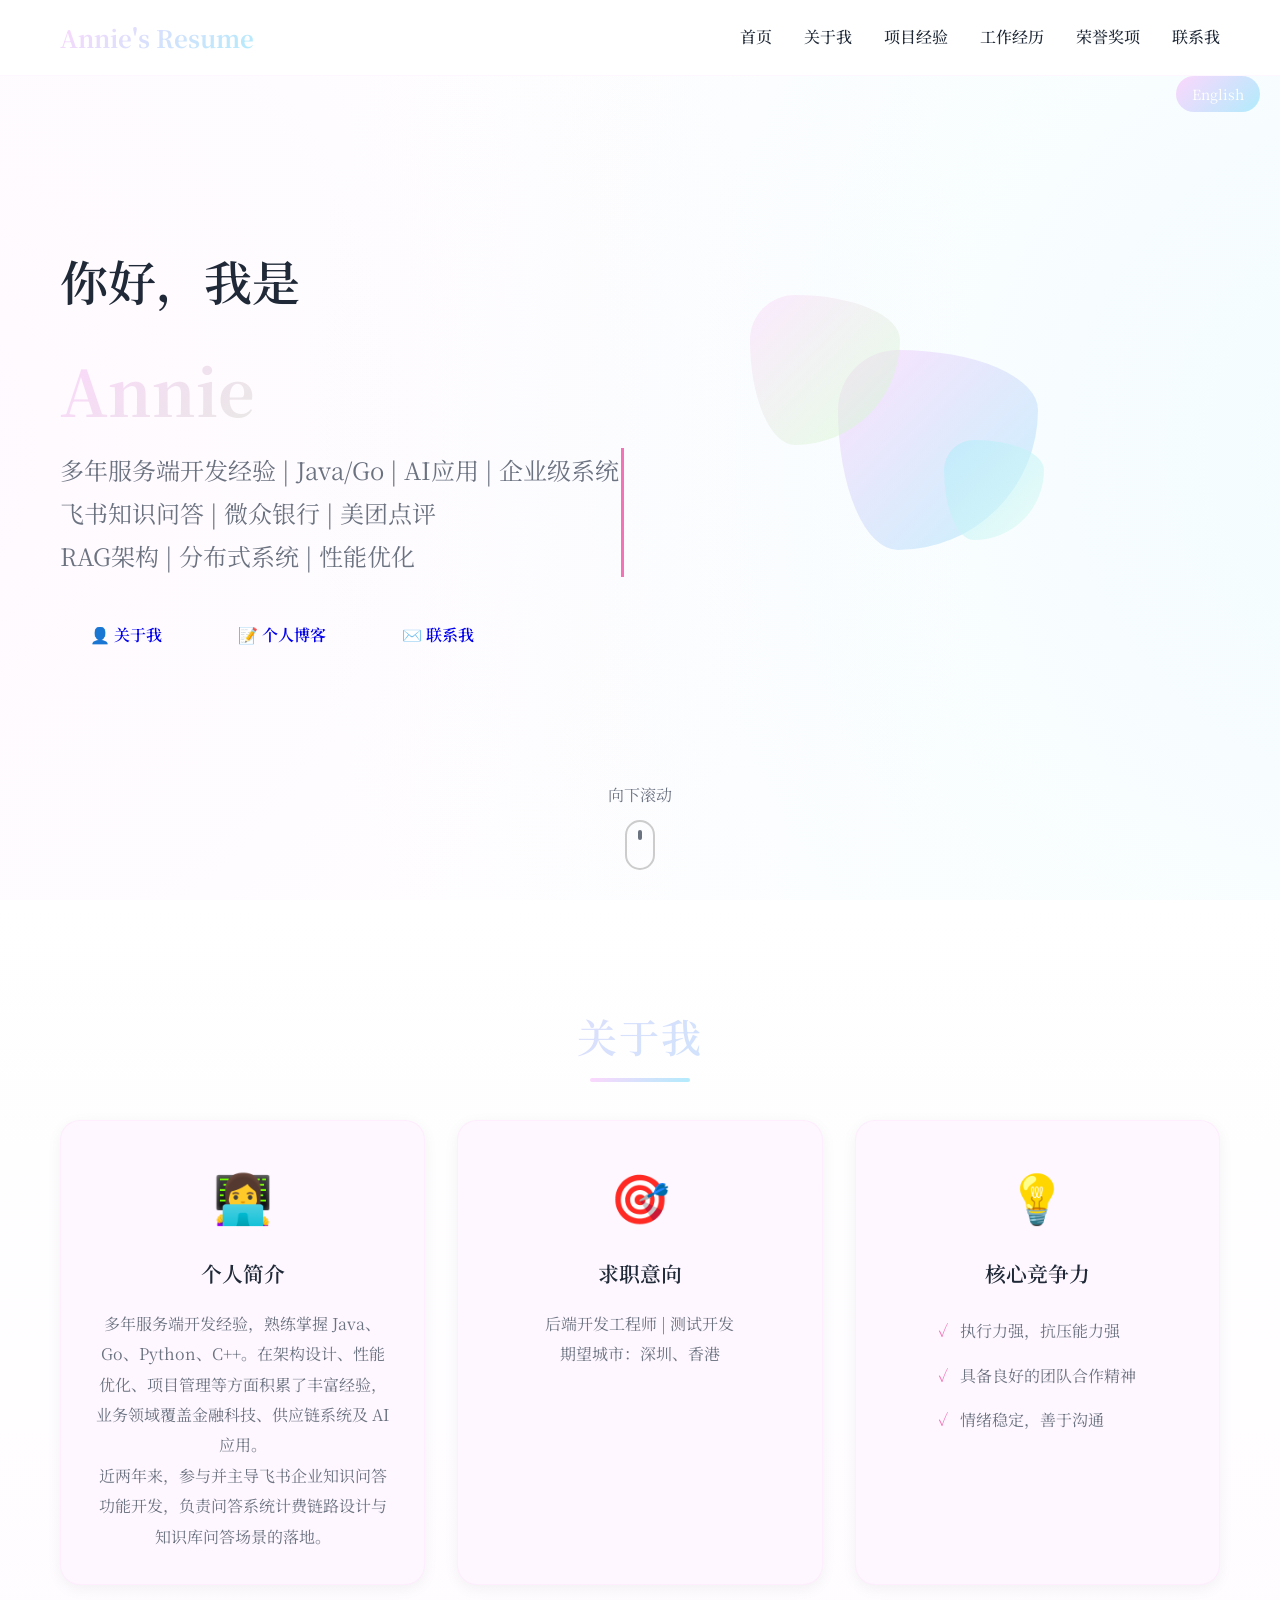
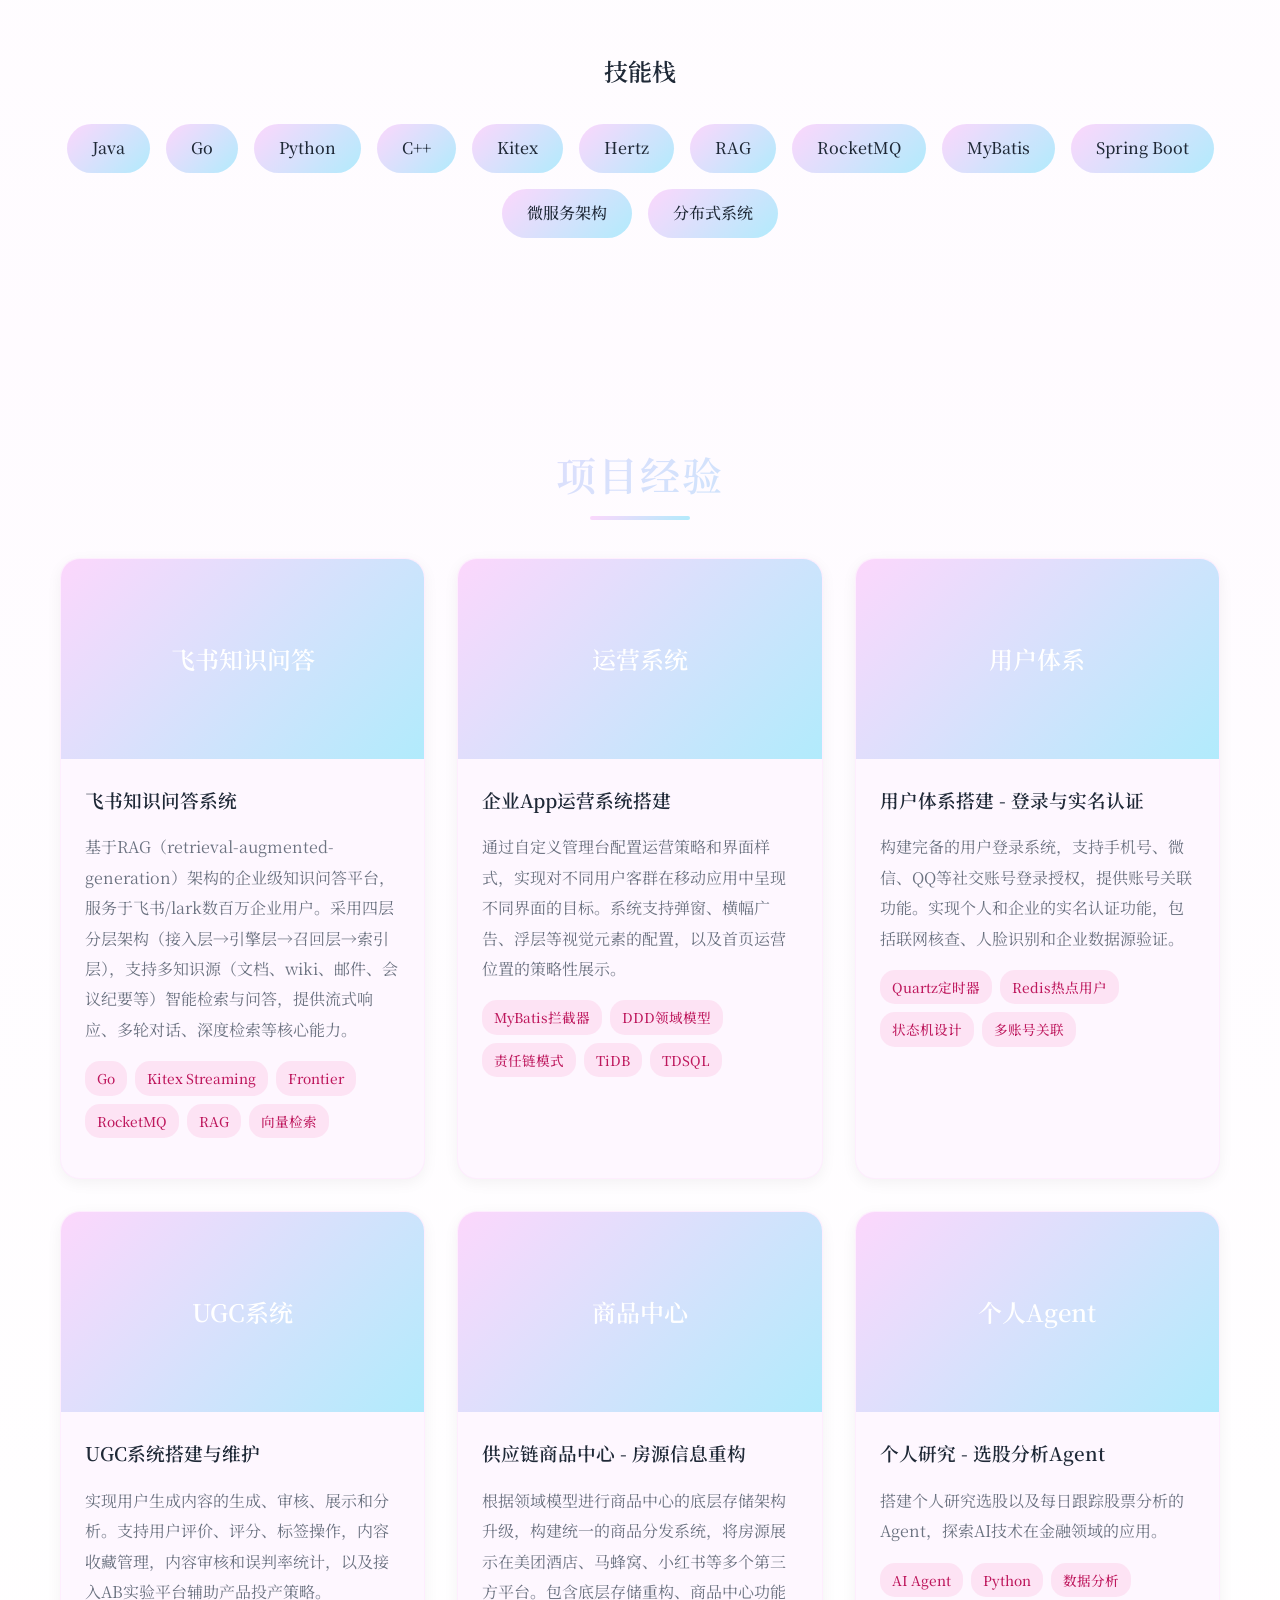
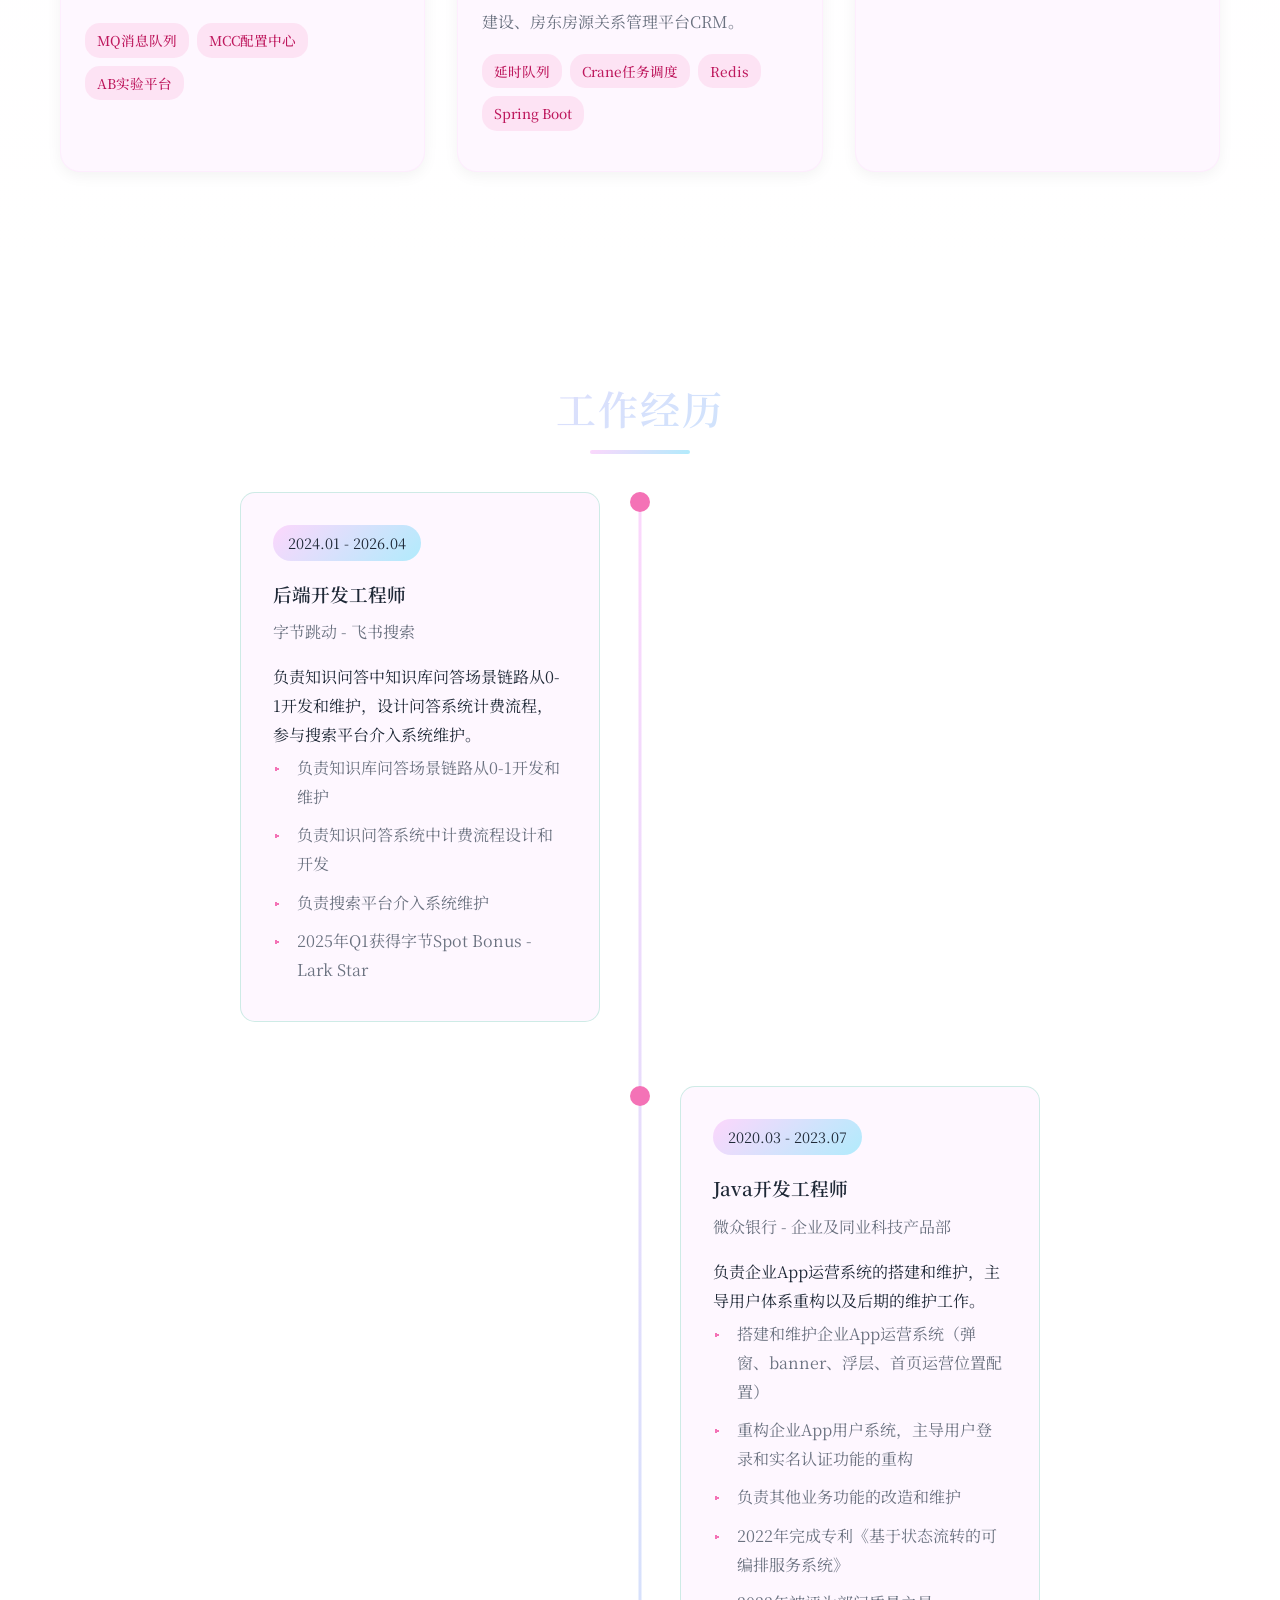
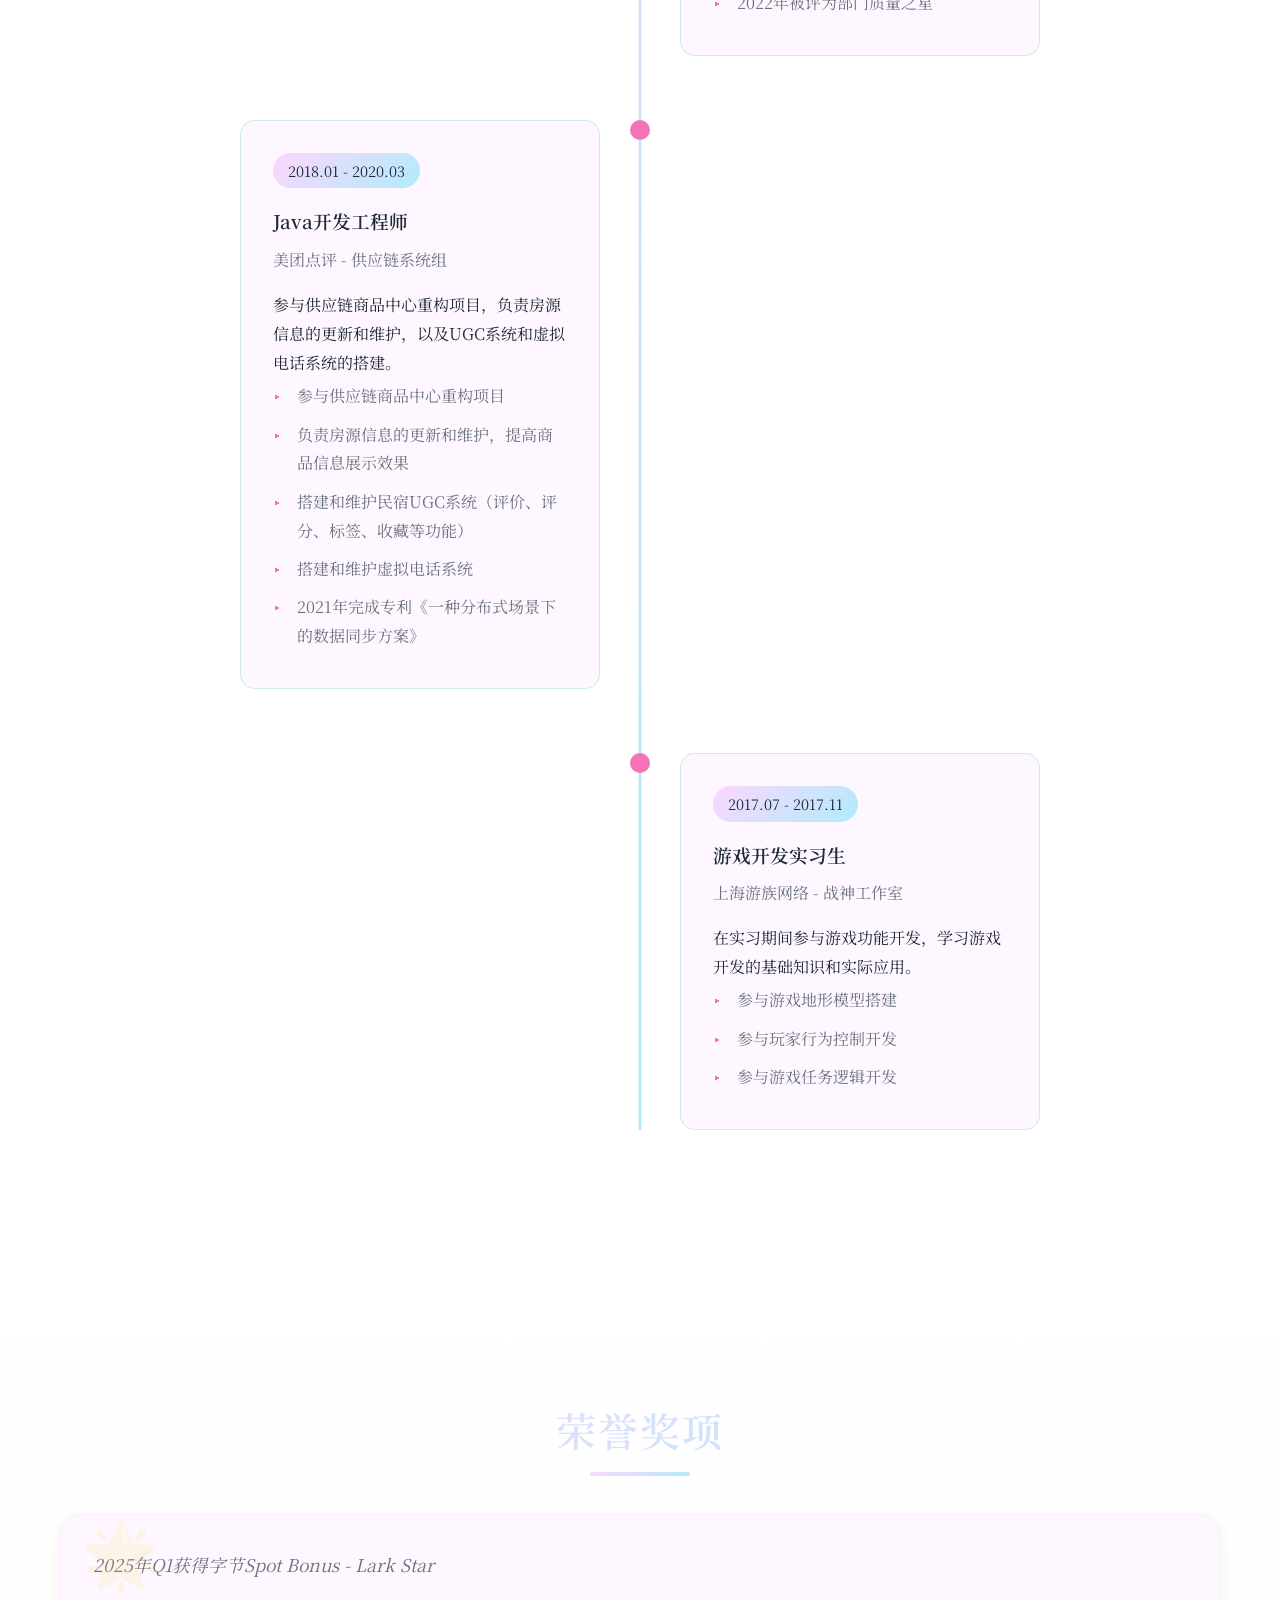
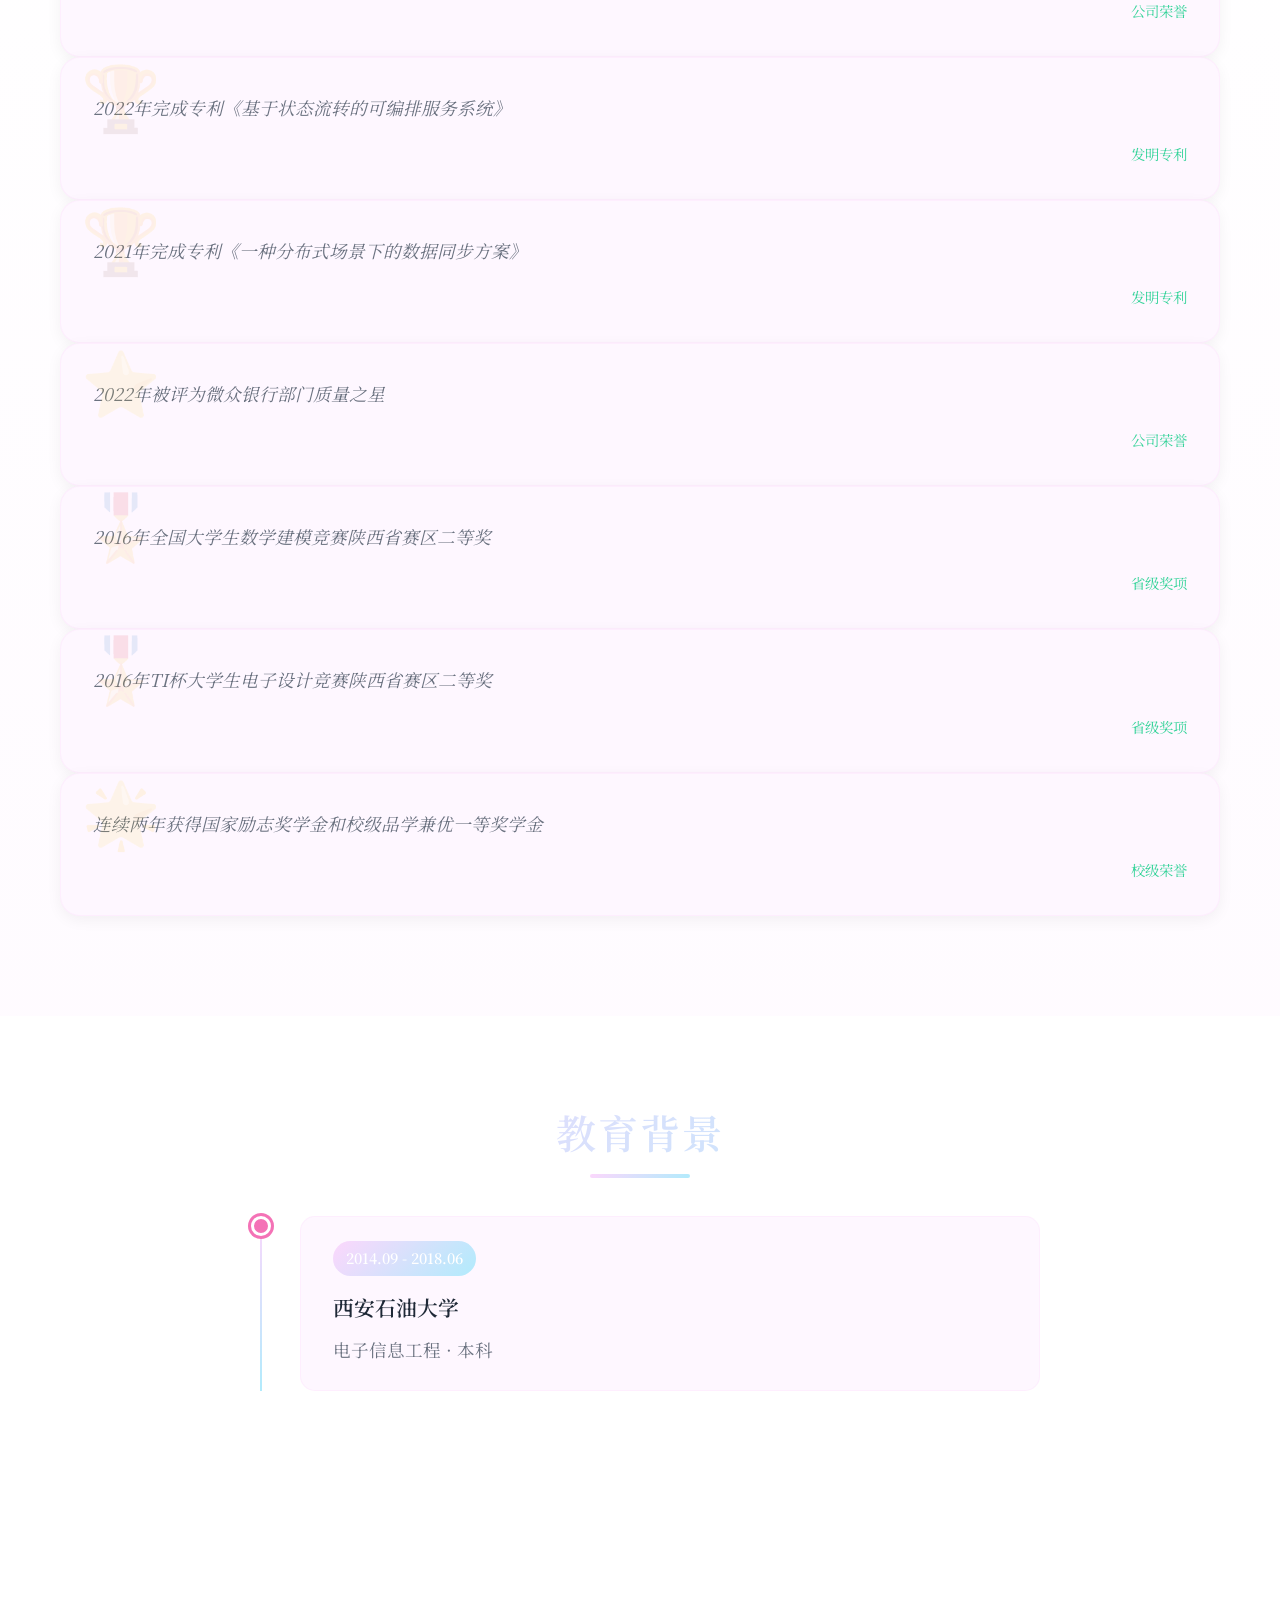
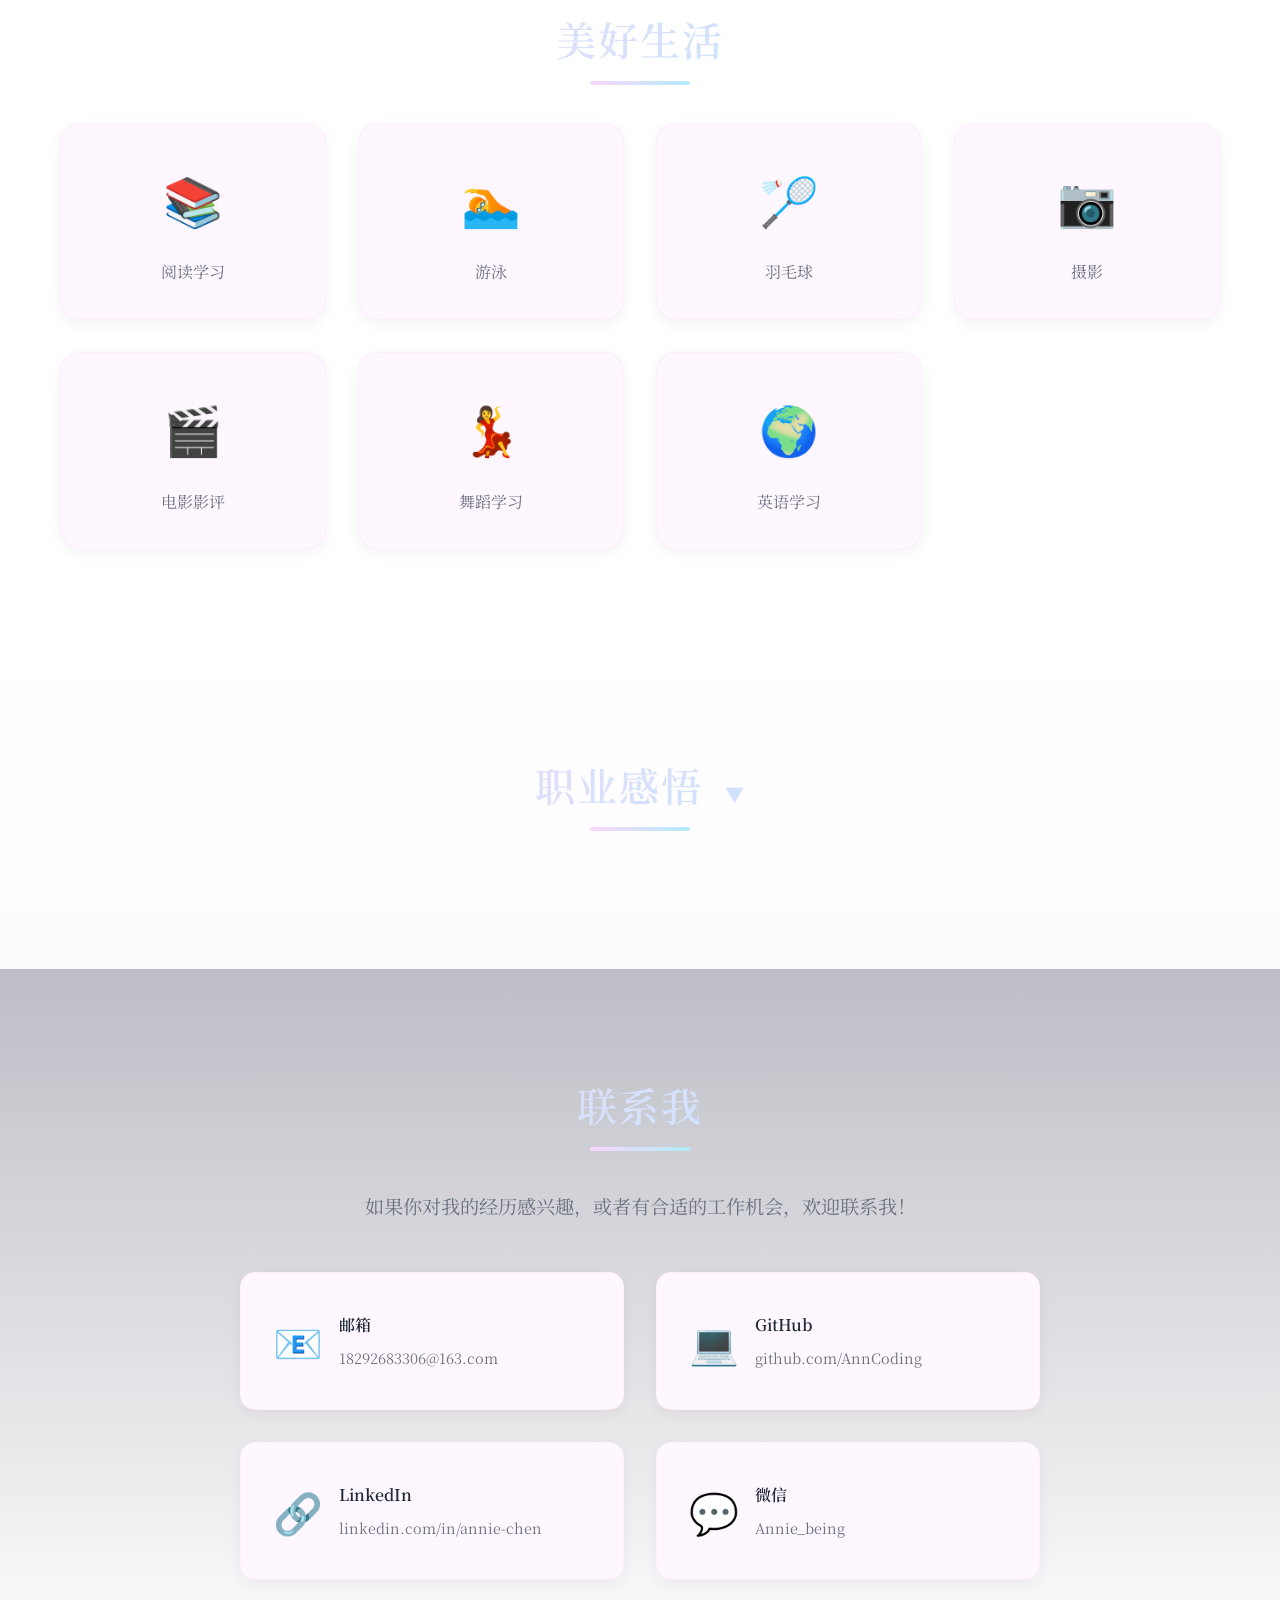
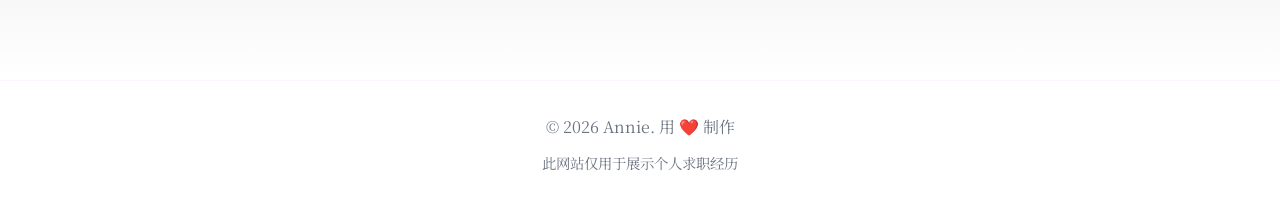
<file: index.html>
<!DOCTYPE html>
<html lang="zh-CN">
<head>
    <meta charset="UTF-8">
    <meta name="viewport" content="width=device-width, initial-scale=1.0">
    <title>Annie - 后端开发工程师求职主页</title>
    <link rel="stylesheet" href="css/style.css">
    <link href="https://fonts.googleapis.com/css2?family=Noto+Serif+SC:wght@300;400;500;600;700&display=swap" rel="stylesheet">
    <style>
        .lang-switch {
            position: fixed;
            top: 80px;
            right: 20px;
            z-index: 999;
        }
        .lang-switch a {
            padding: 8px 16px;
            background: var(--gradient-1);
            color: white;
            text-decoration: none;
            border-radius: 20px;
            font-size: 14px;
            transition: all 0.3s ease;
        }
        .lang-switch a:hover {
            transform: scale(1.05);
            box-shadow: 0 4px 15px rgba(251, 146, 60, 0.4);
        }
    </style>
</head>
<body>
    <!-- Language Switch -->
    <div class="lang-switch">
        <a href="index_en.html">English</a>
    </div>
    <!-- 导航栏 -->
    <nav class="navbar">
        <div class="nav-container">
            <div class="logo">Annie's Resume</div>
            <ul class="nav-menu">
                <li><a href="#home">首页</a></li>
                <li><a href="#about">关于我</a></li>
                <li><a href="#projects">项目经验</a></li>
                <li><a href="#experience">工作经历</a></li>
                <li><a href="#honors">荣誉奖项</a></li>
                <li><a href="#contact">联系我</a></li>
            </ul>
            <div class="hamburger">
                <span></span>
                <span></span>
                <span></span>
            </div>
        </div>
    </nav>

    <!-- 首页/英雄区 -->
    <section id="home" class="hero">
        <div class="hero-content">
            <div class="hero-text">
                <h1 class="glitch" data-text="你好，我是">你好，我是</h1>
                <h2 class="name-reveal">Annie</h2>
                <p class="typing-text">多年服务端开发经验 | Java/Go | AI应用 | 企业级系统</p>
                <div class="hero-buttons">
                    <a href="#about" class="btn btn-outline">👤 关于我</a>
                    <a href="https://annies-block.vercel.app/" target="_blank" class="btn btn-outline">📝 个人博客</a>
                    <a href="#contact" class="btn btn-outline">✉️ 联系我</a>
                </div>
            </div>
            <div class="hero-visual">
                <div class="floating-shapes">
                    <div class="shape shape-1"></div>
                    <div class="shape shape-2"></div>
                    <div class="shape shape-3"></div>
                </div>
            </div>
        </div>
        <div class="scroll-indicator">
            <span>向下滚动</span>
            <div class="mouse">
                <div class="wheel"></div>
            </div>
        </div>
    </section>

    <!-- 关于我 -->
    <section id="about" class="about">
        <div class="container">
            <h2 class="section-title">关于我</h2>
            <div class="about-content">
                <div class="about-card">
                    <div class="card-icon">👩‍💻</div>
                    <h3>个人简介</h3>
                    <p>多年服务端开发经验，熟练掌握 Java、Go、Python、C++。在架构设计、性能优化、项目管理等方面积累了丰富经验，业务领域覆盖金融科技、供应链系统及 AI 应用。</p>
                    <p>近两年来，参与并主导飞书企业知识问答功能开发，负责问答系统计费链路设计与知识库问答场景的落地。</p>
                </div>
                <div class="about-card">
                    <div class="card-icon">🎯</div>
                    <h3>求职意向</h3>
                    <p>后端开发工程师 | 测试开发</p>
                    <p>期望城市：深圳、香港</p>
                </div>
                <div class="about-card">
                    <div class="card-icon">💡</div>
                    <h3>核心竞争力</h3>
                    <ul class="strengths-list">
                        <li>执行力强，抗压能力强</li>
                        <li>具备良好的团队合作精神</li>
                        <li>情绪稳定，善于沟通</li>
                    </ul>
                </div>
            </div>
            <div class="skills-section">
                <h3>技能栈</h3>
                <div class="skills-container">
                    <div class="skill-tag">Java</div>
                    <div class="skill-tag">Go</div>
                    <div class="skill-tag">Python</div>
                    <div class="skill-tag">C++</div>
                    <div class="skill-tag">Kitex</div>
                    <div class="skill-tag">Hertz</div>
                    <div class="skill-tag">RAG</div>
                    <div class="skill-tag">RocketMQ</div>
                    <div class="skill-tag">MyBatis</div>
                    <div class="skill-tag">Spring Boot</div>
                    <div class="skill-tag">微服务架构</div>
                    <div class="skill-tag">分布式系统</div>
                </div>
            </div>
        </div>
    </section>

    <!-- 项目经验 -->
    <section id="projects" class="projects">
        <div class="container">
            <h2 class="section-title">项目经验</h2>
            <div class="projects-grid">
                <div class="project-card">
                    <div class="project-image">
                        <div class="placeholder-image">飞书知识问答</div>
                    </div>
                    <div class="project-content">
                        <h3>飞书知识问答系统</h3>
                        <p class="project-desc">基于RAG（retrieval-augmented-generation）架构的企业级知识问答平台，服务于飞书/lark数百万企业用户。采用四层分层架构（接入层→引擎层→召回层→索引层），支持多知识源（文档、wiki、邮件、会议纪要等）智能检索与问答，提供流式响应、多轮对话、深度检索等核心能力。</p>
                        <div class="project-tech">
                            <span>Go</span>
                            <span>Kitex Streaming</span>
                            <span>Frontier</span>
                            <span>RocketMQ</span>
                            <span>RAG</span>
                            <span>向量检索</span>
                        </div>
                    </div>
                </div>
                <div class="project-card">
                    <div class="project-image">
                        <div class="placeholder-image">运营系统</div>
                    </div>
                    <div class="project-content">
                        <h3>企业App运营系统搭建</h3>
                        <p class="project-desc">通过自定义管理台配置运营策略和界面样式，实现对不同用户客群在移动应用中呈现不同界面的目标。系统支持弹窗、横幅广告、浮层等视觉元素的配置，以及首页运营位置的策略性展示。</p>
                        <div class="project-tech">
                            <span>MyBatis拦截器</span>
                            <span>DDD领域模型</span>
                            <span>责任链模式</span>
                            <span>TiDB</span>
                            <span>TDSQL</span>
                        </div>
                    </div>
                </div>
                <div class="project-card">
                    <div class="project-image">
                        <div class="placeholder-image">用户体系</div>
                    </div>
                    <div class="project-content">
                        <h3>用户体系搭建 - 登录与实名认证</h3>
                        <p class="project-desc">构建完备的用户登录系统，支持手机号、微信、QQ等社交账号登录授权，提供账号关联功能。实现个人和企业的实名认证功能，包括联网核查、人脸识别和企业数据源验证。</p>
                        <div class="project-tech">
                            <span>Quartz定时器</span>
                            <span>Redis热点用户</span>
                            <span>状态机设计</span>
                            <span>多账号关联</span>
                        </div>
                    </div>
                </div>
                <div class="project-card">
                    <div class="project-image">
                        <div class="placeholder-image">UGC系统</div>
                    </div>
                    <div class="project-content">
                        <h3>UGC系统搭建与维护</h3>
                        <p class="project-desc">实现用户生成内容的生成、审核、展示和分析。支持用户评价、评分、标签操作，内容收藏管理，内容审核和误判率统计，以及接入AB实验平台辅助产品投产策略。</p>
                        <div class="project-tech">
                            <span>MQ消息队列</span>
                            <span>MCC配置中心</span>
                            <span>AB实验平台</span>
                        </div>
                    </div>
                </div>
                <div class="project-card">
                    <div class="project-image">
                        <div class="placeholder-image">商品中心</div>
                    </div>
                    <div class="project-content">
                        <h3>供应链商品中心 - 房源信息重构</h3>
                        <p class="project-desc">根据领域模型进行商品中心的底层存储架构升级，构建统一的商品分发系统，将房源展示在美团酒店、马蜂窝、小红书等多个第三方平台。包含底层存储重构、商品中心功能建设、房东房源关系管理平台CRM。</p>
                        <div class="project-tech">
                            <span>延时队列</span>
                            <span>Crane任务调度</span>
                            <span>Redis</span>
                            <span>Spring Boot</span>
                        </div>
                    </div>
                </div>
                <div class="project-card">
                    <div class="project-image">
                        <div class="placeholder-image">个人Agent</div>
                    </div>
                    <div class="project-content">
                        <h3>个人研究 - 选股分析Agent</h3>
                        <p class="project-desc">搭建个人研究选股以及每日跟踪股票分析的Agent，探索AI技术在金融领域的应用。</p>
                        <div class="project-tech">
                            <span>AI Agent</span>
                            <span>Python</span>
                            <span>数据分析</span>
                        </div>
                    </div>
                </div>
            </div>
        </div>
    </section>

    <!-- 工作经历 -->
    <section id="experience" class="experience">
        <div class="container">
            <h2 class="section-title">工作经历</h2>
            <div class="timeline">
                <div class="timeline-item">
                    <div class="timeline-dot"></div>
                    <div class="timeline-content">
                        <div class="timeline-date">2024.01 - 2026.04</div>
                        <h3>后端开发工程师</h3>
                        <h4>字节跳动 - 飞书搜索</h4>
                        <p>负责知识问答中知识库问答场景链路从0-1开发和维护，设计问答系统计费流程，参与搜索平台介入系统维护。</p>
                        <ul>
                            <li>负责知识库问答场景链路从0-1开发和维护</li>
                            <li>负责知识问答系统中计费流程设计和开发</li>
                            <li>负责搜索平台介入系统维护</li>
                            <li>2025年Q1获得字节Spot Bonus - Lark Star</li>
                        </ul>
                    </div>
                </div>
                <div class="timeline-item">
                    <div class="timeline-dot"></div>
                    <div class="timeline-content">
                        <div class="timeline-date">2020.03 - 2023.07</div>
                        <h3>Java开发工程师</h3>
                        <h4>微众银行 - 企业及同业科技产品部</h4>
                        <p>负责企业App运营系统的搭建和维护，主导用户体系重构以及后期的维护工作。</p>
                        <ul>
                            <li>搭建和维护企业App运营系统（弹窗、banner、浮层、首页运营位置配置）</li>
                            <li>重构企业App用户系统，主导用户登录和实名认证功能的重构</li>
                            <li>负责其他业务功能的改造和维护</li>
                            <li>2022年完成专利《基于状态流转的可编排服务系统》</li>
                            <li>2022年被评为部门质量之星</li>
                        </ul>
                    </div>
                </div>
                <div class="timeline-item">
                    <div class="timeline-dot"></div>
                    <div class="timeline-content">
                        <div class="timeline-date">2018.01 - 2020.03</div>
                        <h3>Java开发工程师</h3>
                        <h4>美团点评 - 供应链系统组</h4>
                        <p>参与供应链商品中心重构项目，负责房源信息的更新和维护，以及UGC系统和虚拟电话系统的搭建。</p>
                        <ul>
                            <li>参与供应链商品中心重构项目</li>
                            <li>负责房源信息的更新和维护，提高商品信息展示效果</li>
                            <li>搭建和维护民宿UGC系统（评价、评分、标签、收藏等功能）</li>
                            <li>搭建和维护虚拟电话系统</li>
                            <li>2021年完成专利《一种分布式场景下的数据同步方案》</li>
                        </ul>
                    </div>
                </div>
                <div class="timeline-item">
                    <div class="timeline-dot"></div>
                    <div class="timeline-content">
                        <div class="timeline-date">2017.07 - 2017.11</div>
                        <h3>游戏开发实习生</h3>
                        <h4>上海游族网络 - 战神工作室</h4>
                        <p>在实习期间参与游戏功能开发，学习游戏开发的基础知识和实际应用。</p>
                        <ul>
                            <li>参与游戏地形模型搭建</li>
                            <li>参与玩家行为控制开发</li>
                            <li>参与游戏任务逻辑开发</li>
                        </ul>
                    </div>
                </div>
            </div>
        </div>
    </section>

    <!-- 荣誉奖项 -->
    <section id="honors" class="insights">
        <div class="container">
            <h2 class="section-title">荣誉奖项</h2>
            <div class="insights-grid">
                <div class="insight-card">
                    <div class="insight-quote">🌟</div>
                    <p class="insight-text">2025年Q1获得字节Spot Bonus - Lark Star</p>
                    <div class="insight-date">公司荣誉</div>
                </div>
                <div class="insight-card">
                    <div class="insight-quote">🏆</div>
                    <p class="insight-text">2022年完成专利《基于状态流转的可编排服务系统》</p>
                    <div class="insight-date">发明专利</div>
                </div>
                <div class="insight-card">
                    <div class="insight-quote">🏆</div>
                    <p class="insight-text">2021年完成专利《一种分布式场景下的数据同步方案》</p>
                    <div class="insight-date">发明专利</div>
                </div>
                <div class="insight-card">
                    <div class="insight-quote">⭐</div>
                    <p class="insight-text">2022年被评为微众银行部门质量之星</p>
                    <div class="insight-date">公司荣誉</div>
                </div>
                <div class="insight-card">
                    <div class="insight-quote">🎖️</div>
                    <p class="insight-text">2016年全国大学生数学建模竞赛陕西省赛区二等奖</p>
                    <div class="insight-date">省级奖项</div>
                </div>
                <div class="insight-card">
                    <div class="insight-quote">🎖️</div>
                    <p class="insight-text">2016年TI杯大学生电子设计竞赛陕西省赛区二等奖</p>
                    <div class="insight-date">省级奖项</div>
                </div>
                <div class="insight-card">
                    <div class="insight-quote">🌟</div>
                    <p class="insight-text">连续两年获得国家励志奖学金和校级品学兼优一等奖学金</p>
                    <div class="insight-date">校级荣誉</div>
                </div>
            </div>
        </div>
    </section>

    <!-- 教育背景 -->
    <section id="education" class="education-section">
        <div class="container">
            <h2 class="section-title">教育背景</h2>
            <div class="timeline-simple">
                <div class="timeline-item-simple">
                    <div class="timeline-dot-simple"></div>
                    <div class="timeline-content-simple">
                        <div class="edu-date">2014.09 - 2018.06</div>
                        <h3>西安石油大学</h3>
                        <h4>电子信息工程 · 本科</h4>
                    </div>
                </div>
            </div>
        </div>
    </section>

    <!-- 美好生活 -->
    <section id="life" class="life">
        <div class="container">
            <h2 class="section-title">美好生活</h2>
            <div class="life-gallery">
                <div class="life-item">
                    <div class="life-icon">📚</div>
                    <p>阅读学习</p>
                </div>
                <div class="life-item">
                    <div class="life-icon">🏊</div>
                    <p>游泳</p>
                </div>
                <div class="life-item">
                    <div class="life-icon">🏸</div>
                    <p>羽毛球</p>
                </div>
                <div class="life-item">
                    <div class="life-icon">📷</div>
                    <p>摄影</p>
                </div>
                <div class="life-item">
                    <div class="life-icon">🎬</div>
                    <p>电影影评</p>
                </div>
                <div class="life-item">
                    <div class="life-icon">💃</div>
                    <p>舞蹈学习</p>
                </div>
                <div class="life-item">
                    <div class="life-icon">🌍</div>
                    <p>英语学习</p>
                </div>
            </div>
        </div>
    </section>

    <!-- 职业感悟 -->
    <section id="insights-section" class="insights collapsible-section">
        <div class="container">
            <h2 class="section-title toggle-title" onclick="toggleInsights()">
                职业感悟 <span class="toggle-icon">▼</span>
            </h2>
            <div class="insights-grid" id="insightsGrid">
                <div class="insight-card">
                    <div class="insight-quote">"</div>
                    <p class="insight-text">拥抱AI时代的"从容"。核心竞争力已经从"写代码的速度"进化为"解决复杂问题的能力"和"对业务的深度洞察"。AI能补全代码，但如何将混乱的现实业务抽象为优雅的数据模型，如何在性能与成本之间做出最适合的架构权衡，这些是AI短期内无法替代的"工程师智慧"。</p>
                    <div class="insight-date">AI时代的思考</div>
                </div>
                <div class="insight-card">
                    <div class="insight-quote">"</div>
                    <p class="insight-text">35岁没有明确的界限。要跳出只会写代码和做需求的局限，学会拆解问题、分析问题、形成自己的方法论。技术是解决问题的手段，更重要的是能协调更多资源帮助企业解决更大的问题。什么年龄段匹配上解决问题的难易程度，我们应该跳出来看这个问题。</p>
                    <div class="insight-date">关于职业发展</div>
                </div>
                <div class="insight-card">
                    <div class="insight-quote">"</div>
                    <p class="insight-text">坦然接纳自己的女性身份和年龄。将善于倾听和总结的优势转化为独特的领导力。在架构评审中敏锐捕捉那些容易被忽视的边缘场景；在技术债务越积越多时，耐心地梳理出平滑的迁移方案。技术是一场马拉松，前十公里拼的是爆发力，而三十岁之后的赛程，拼的是心力、视野以及对技术本质的敬畏。</p>
                    <div class="insight-date">关于女性做技术</div>
                </div>
            </div>
        </div>
    </section>

    <!-- 联系我 -->
    <section id="contact" class="contact">
        <div class="container">
            <h2 class="section-title">联系我</h2>
            <div class="contact-content">
                <p class="contact-intro">如果你对我的经历感兴趣，或者有合适的工作机会，欢迎联系我！</p>
                <div class="contact-methods">
                    <a href="mailto:18292683306@163.com" class="contact-item">
                        <div class="contact-icon">📧</div>
                        <div class="contact-info">
                            <h4>邮箱</h4>
                            <p>18292683306@163.com</p>
                        </div>
                    </a>
                    <a href="https://github.com/AnnCoding" target="_blank" class="contact-item">
                        <div class="contact-icon">💻</div>
                        <div class="contact-info">
                            <h4>GitHub</h4>
                            <p>github.com/AnnCoding</p>
                        </div>
                    </a>
                    <a href="https://www.linkedin.com/in/annie-chen-5862a5256/" target="_blank" class="contact-item">
                        <div class="contact-icon">🔗</div>
                        <div class="contact-info">
                            <h4>LinkedIn</h4>
                            <p>linkedin.com/in/annie-chen</p>
                        </div>
                    </a>
                    <a href="#" class="contact-item">
                        <div class="contact-icon">💬</div>
                        <div class="contact-info">
                            <h4>微信</h4>
                            <p>Annie_being</p>
                        </div>
                    </a>
                </div>
            </div>
        </div>
    </section>

    <!-- 页脚 -->
    <footer class="footer">
        <div class="container">
            <p>&copy; 2026 Annie. 用 ❤️ 制作</p>
            <p class="footer-note">此网站仅用于展示个人求职经历</p>
        </div>
    </footer>

    <script src="js/main.js"></script>
</body>
</html>
</file>
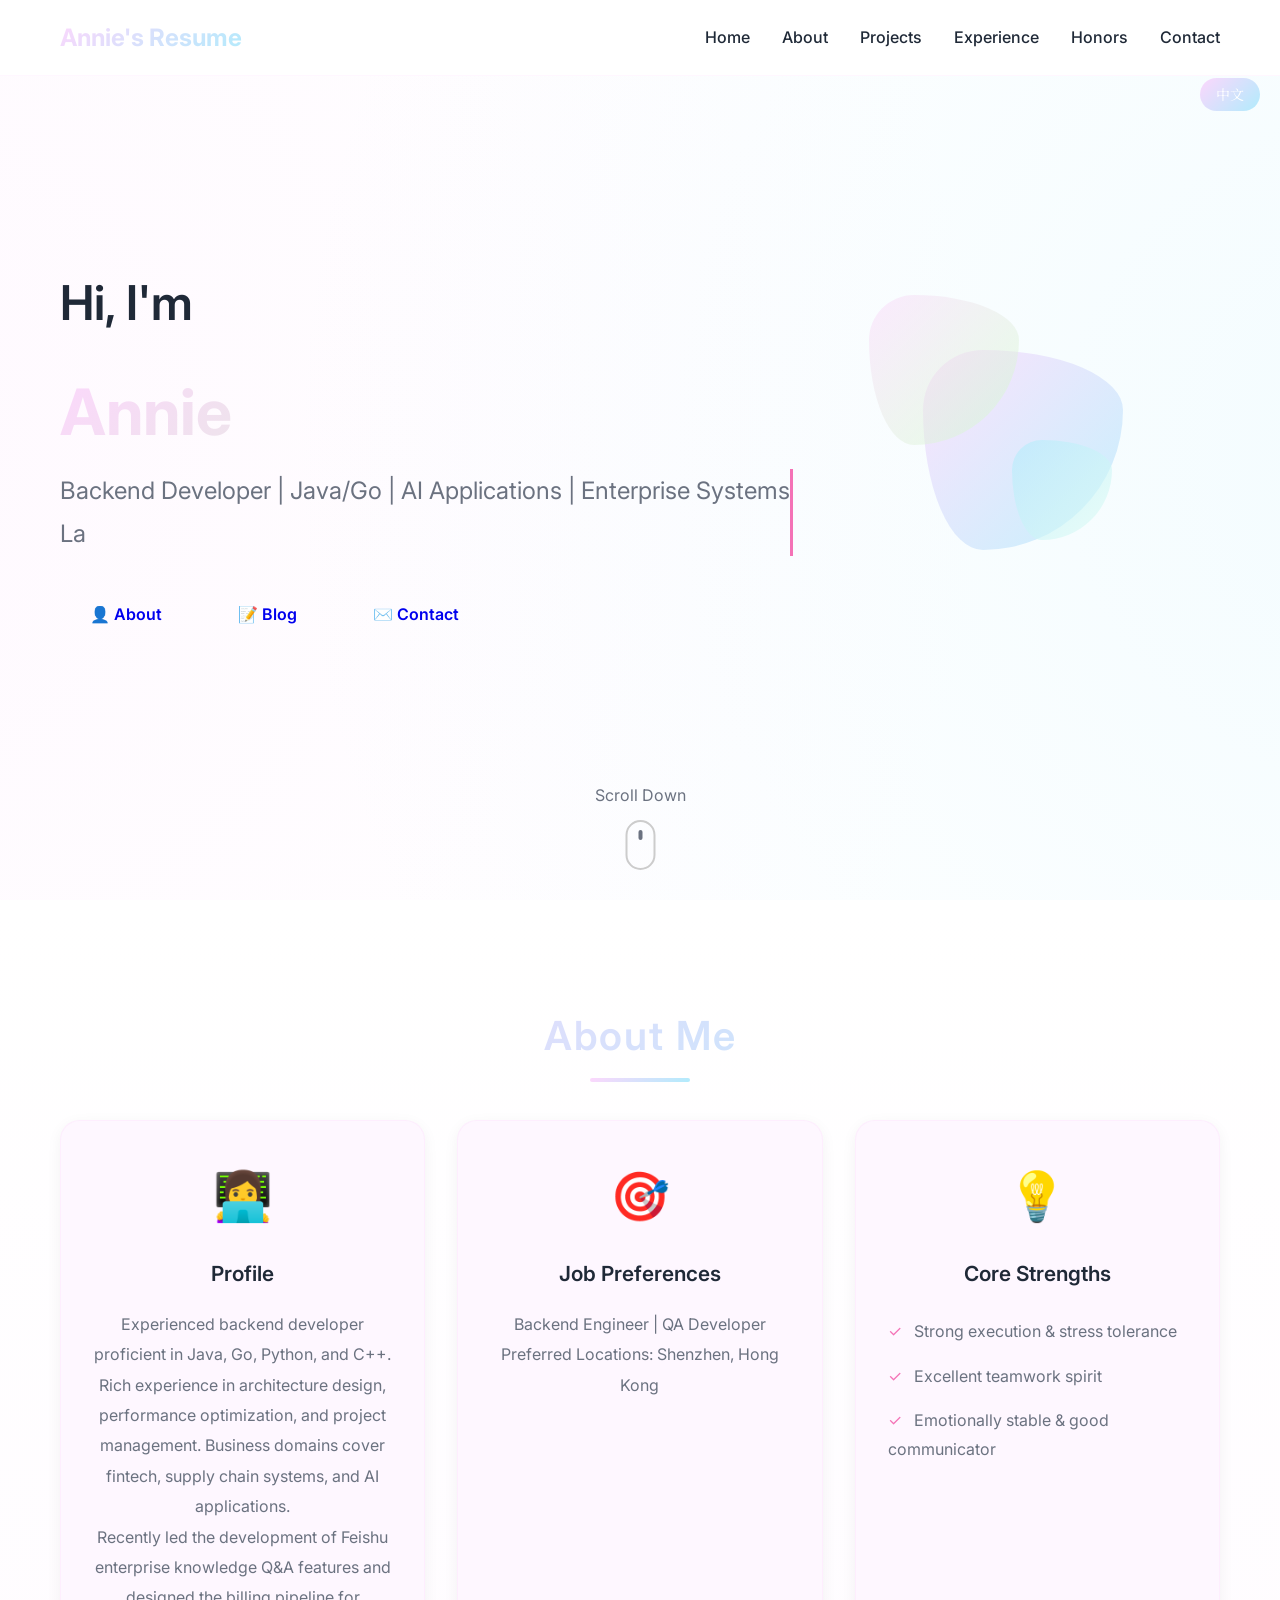
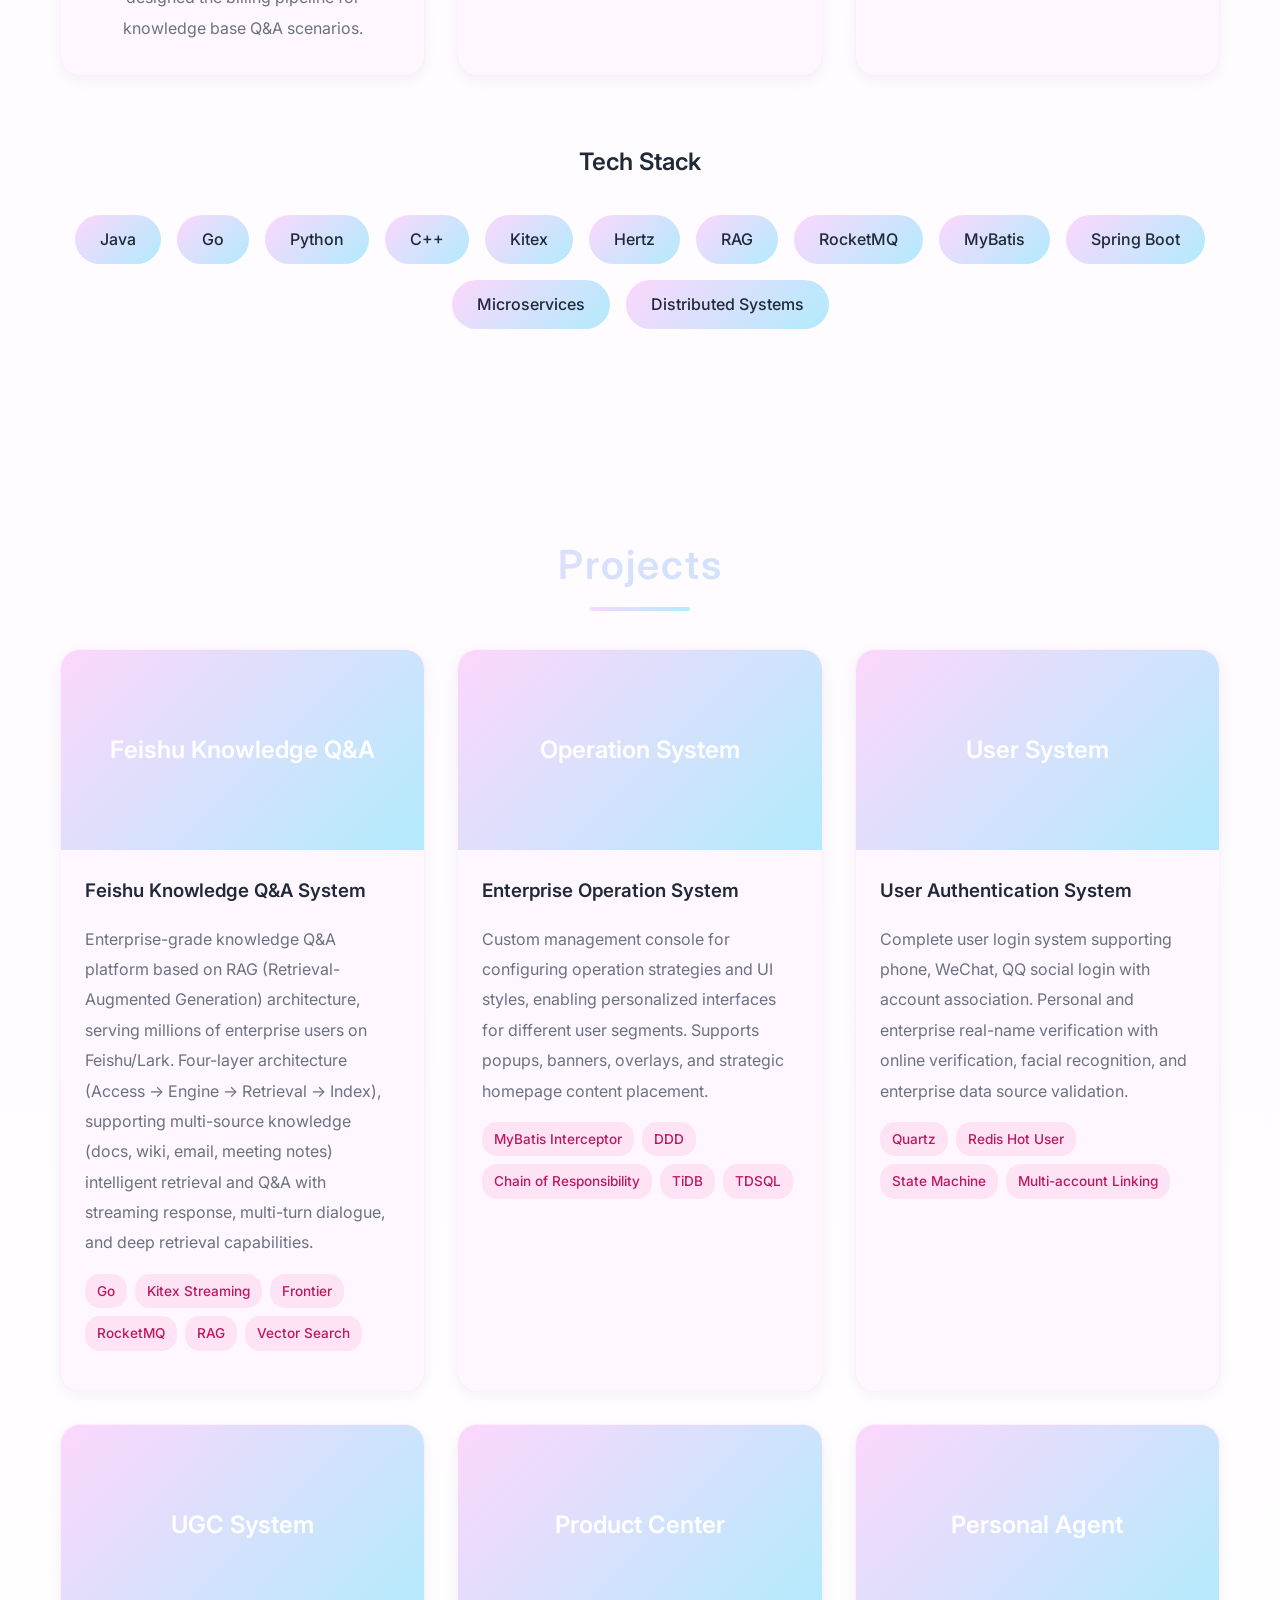
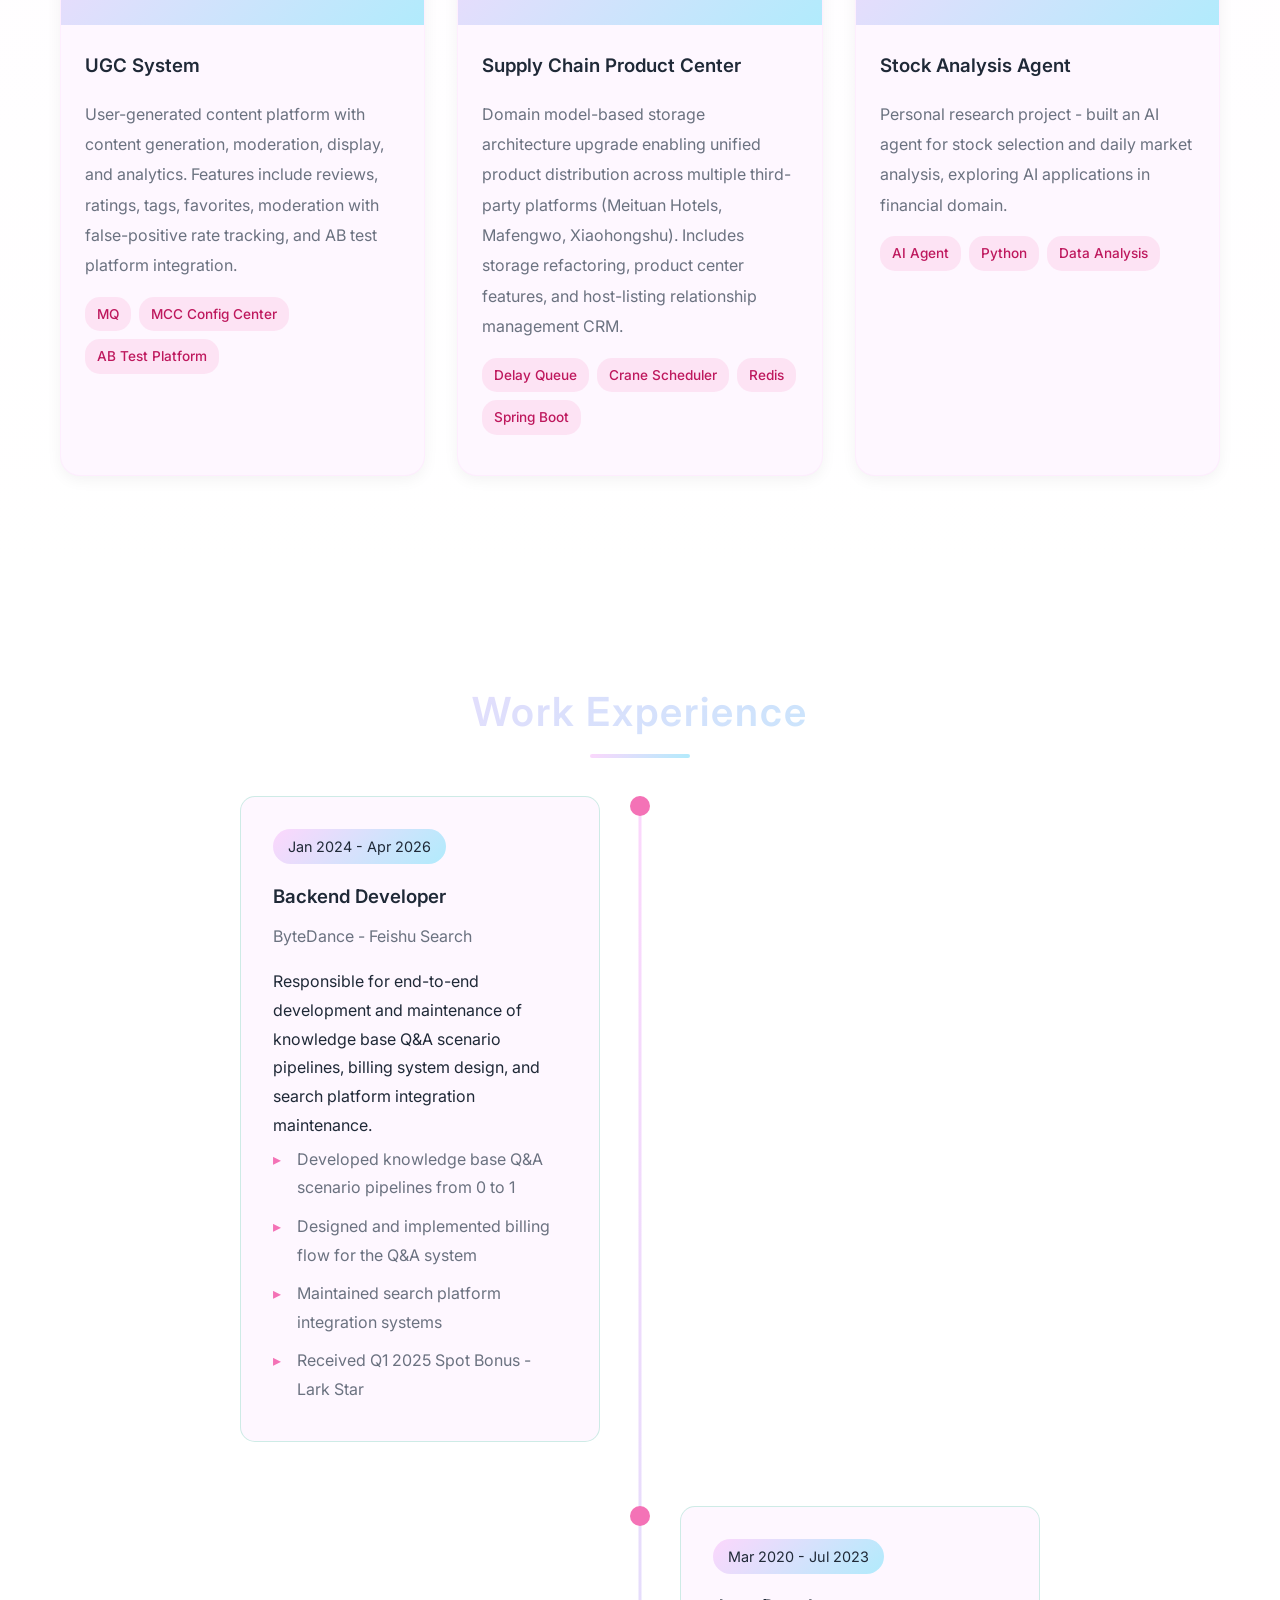
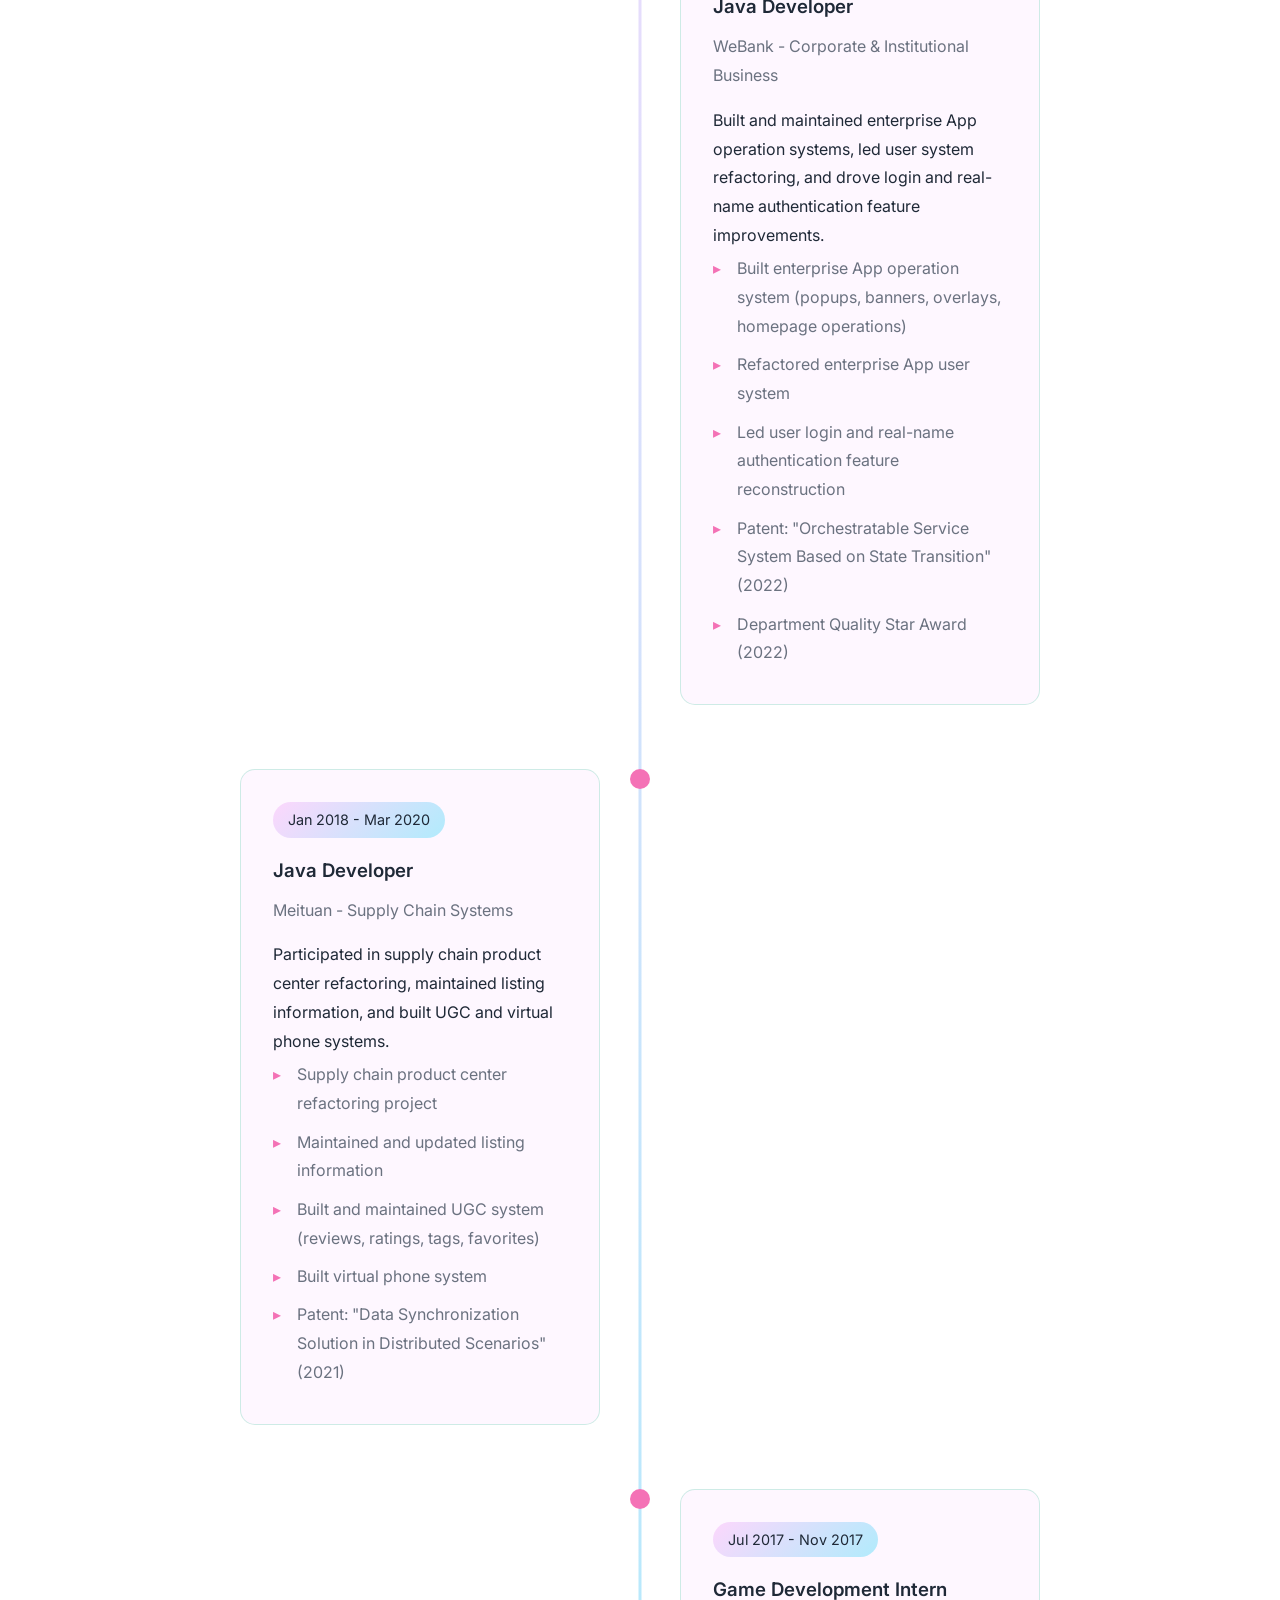
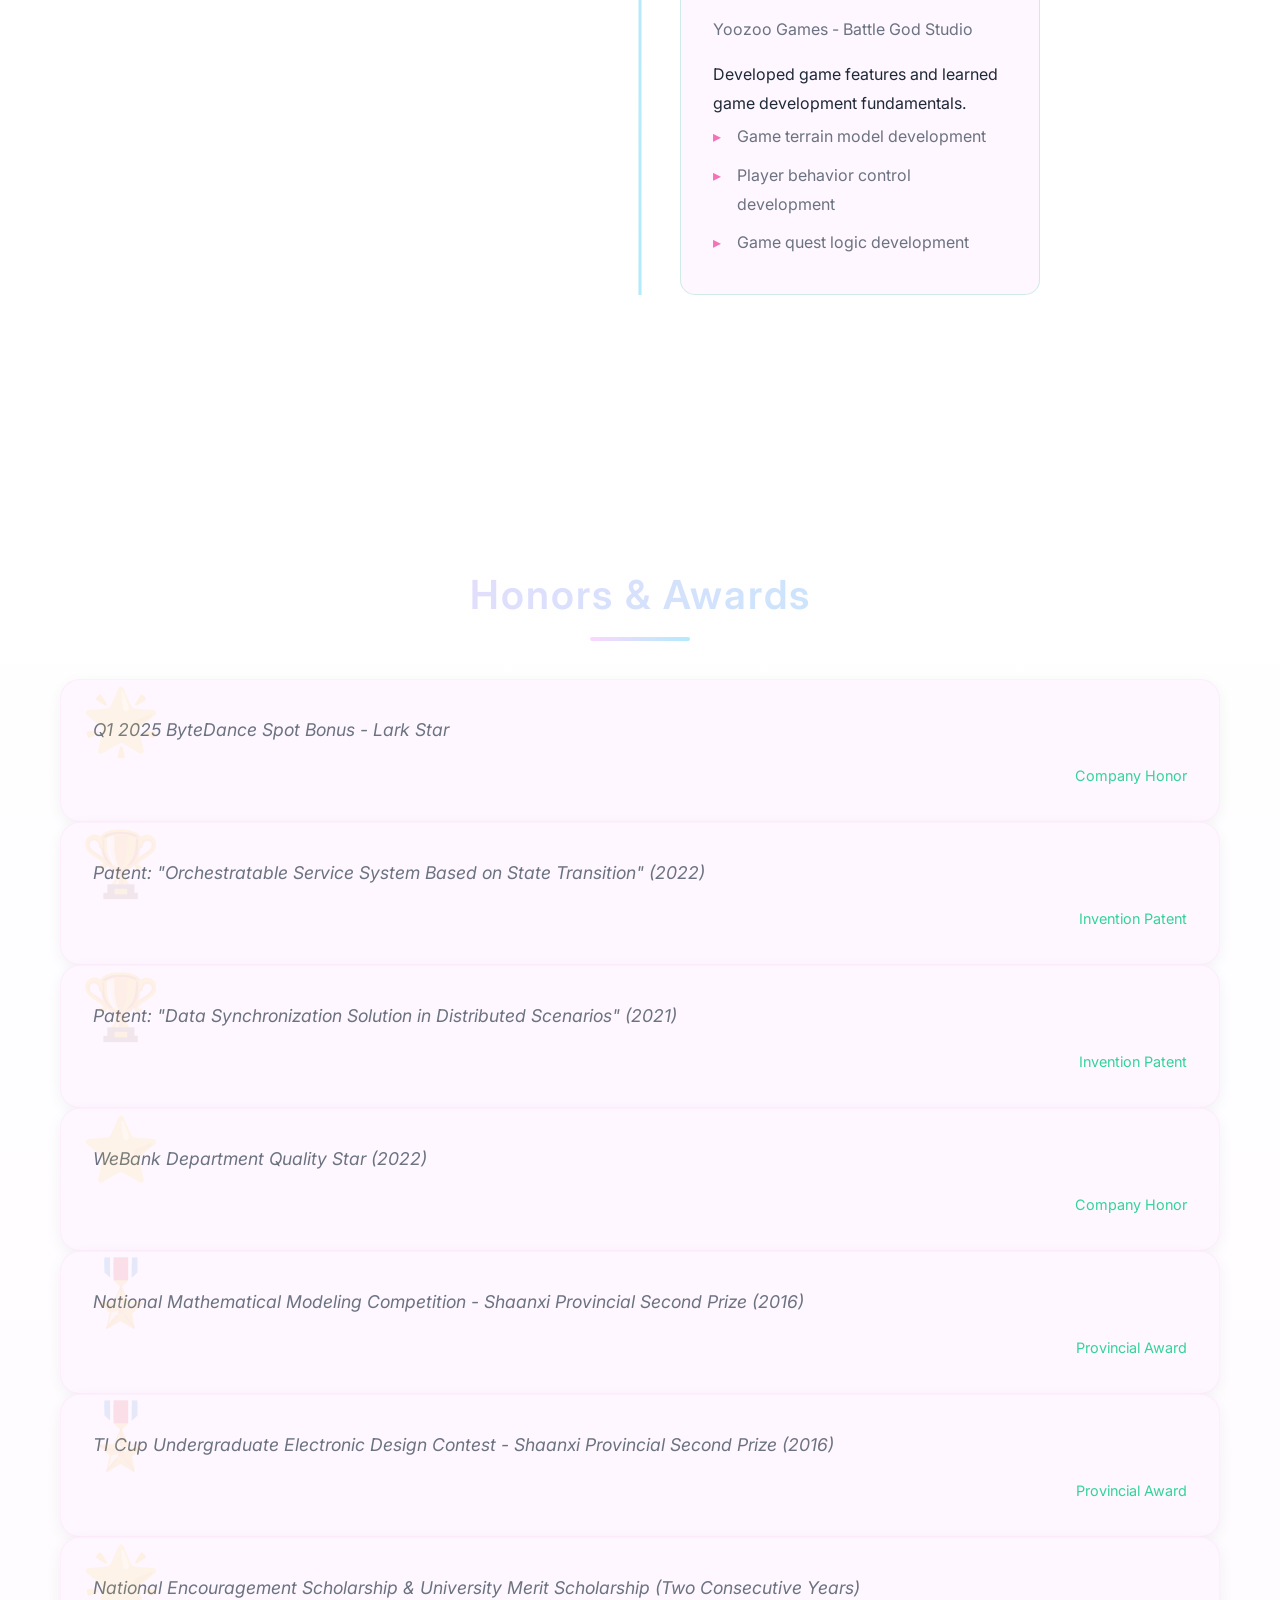
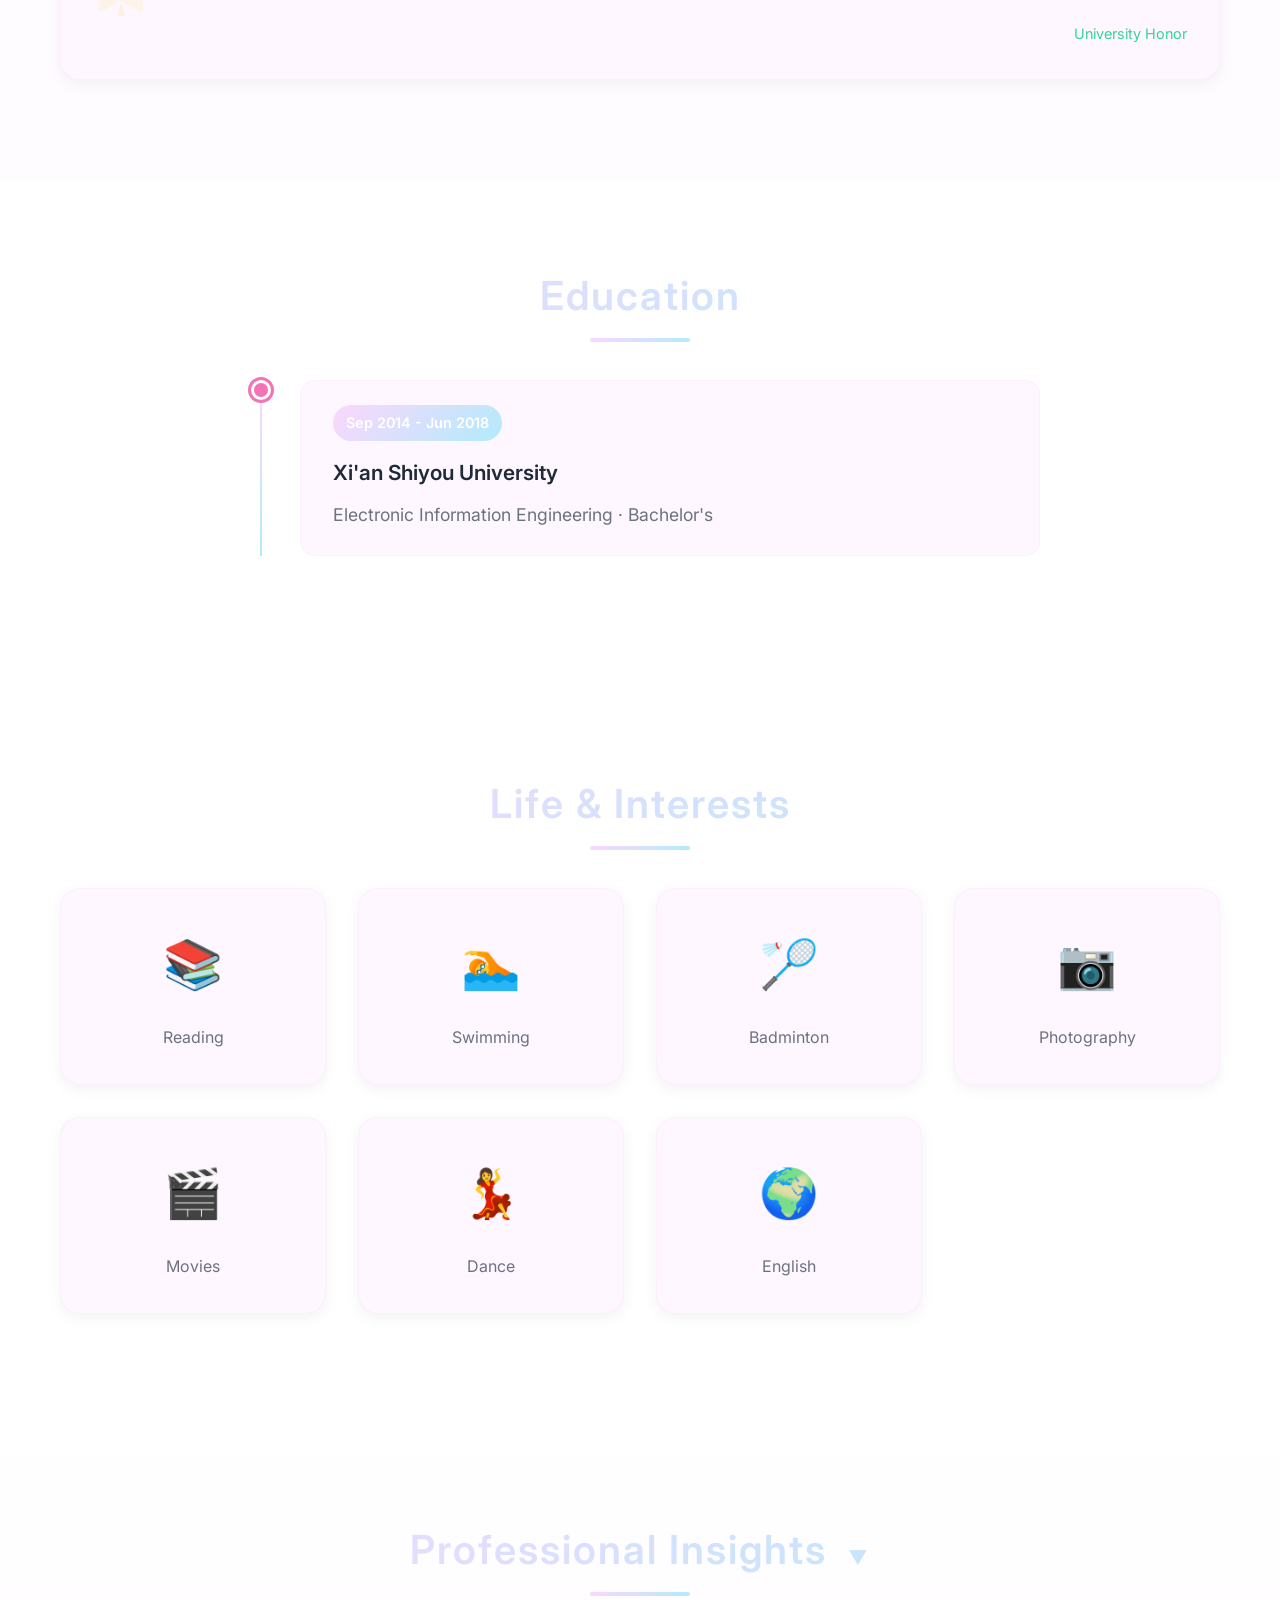
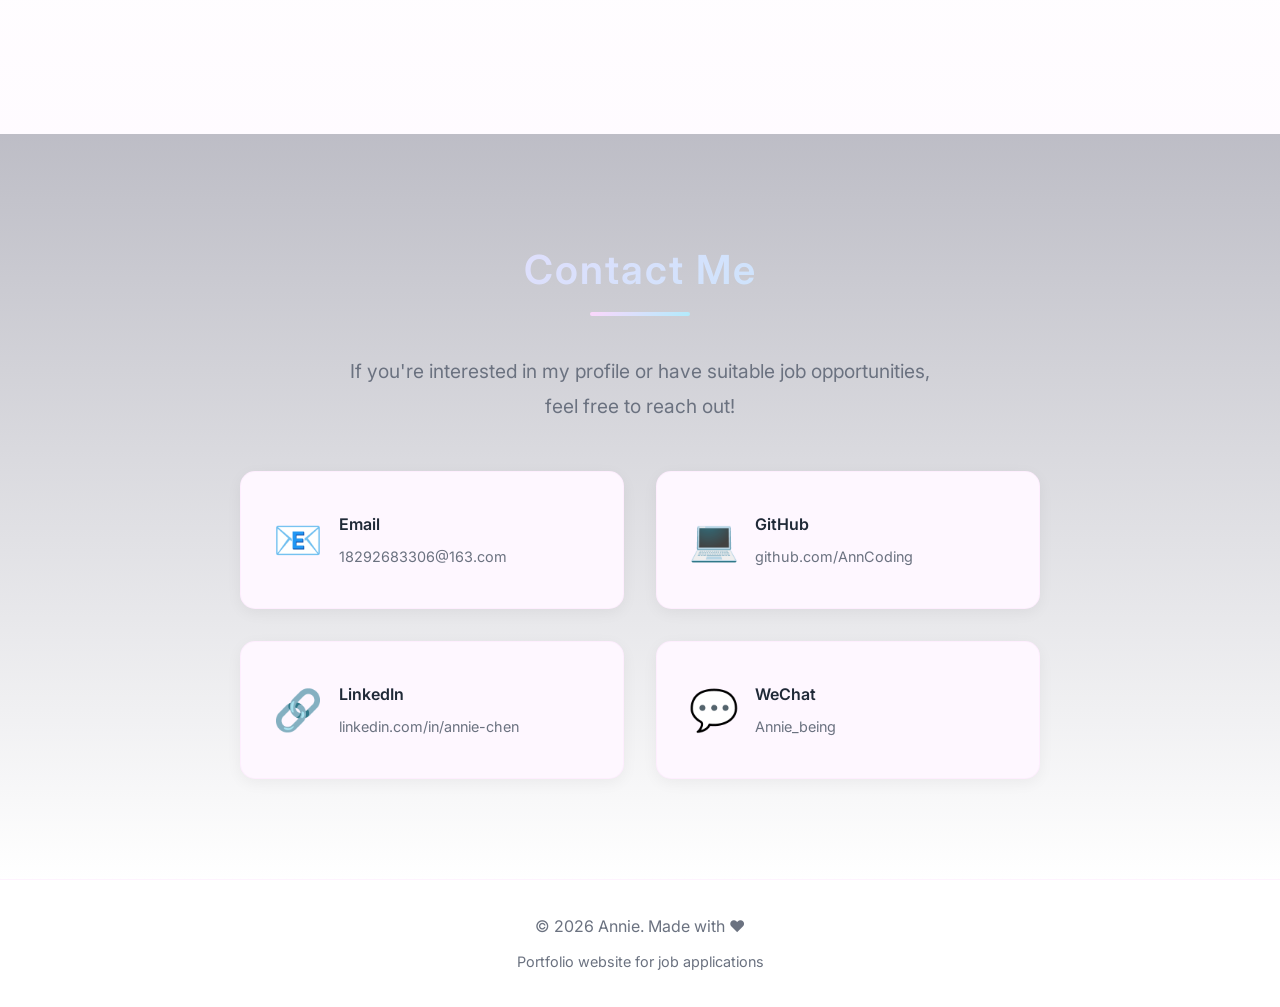
<file: index_en.html>
<!DOCTYPE html>
<html lang="en">
<head>
    <meta charset="UTF-8">
    <meta name="viewport" content="width=device-width, initial-scale=1.0">
    <title>Annie - Backend Engineer Portfolio</title>
    <link rel="stylesheet" href="css/style.css">
    <link href="https://fonts.googleapis.com/css2?family=Noto+Serif+SC:wght@300;400;500;600;700&family=Inter:wght@300;400;500;600;700&display=swap" rel="stylesheet">
    <style>
        body {
            font-family: 'Inter', 'Noto Serif SC', sans-serif;
        }
        .lang-switch {
            position: fixed;
            top: 80px;
            right: 20px;
            z-index: 999;
        }
        .lang-switch a {
            padding: 8px 16px;
            background: var(--gradient-1);
            color: white;
            text-decoration: none;
            border-radius: 20px;
            font-size: 14px;
            transition: all 0.3s ease;
        }
        .lang-switch a:hover {
            transform: scale(1.05);
            box-shadow: 0 4px 15px rgba(251, 146, 60, 0.4);
        }
    </style>
</head>
<body>
    <!-- Language Switch -->
    <div class="lang-switch">
        <a href="index.html">中文</a>
    </div>

    <!-- Navigation -->
    <nav class="navbar">
        <div class="nav-container">
            <div class="logo">Annie's Resume</div>
            <ul class="nav-menu">
                <li><a href="#home">Home</a></li>
                <li><a href="#about">About</a></li>
                <li><a href="#projects">Projects</a></li>
                <li><a href="#experience">Experience</a></li>
                <li><a href="#honors">Honors</a></li>
                <li><a href="#contact">Contact</a></li>
            </ul>
            <div class="hamburger">
                <span></span>
                <span></span>
                <span></span>
            </div>
        </div>
    </nav>

    <!-- Hero Section -->
    <section id="home" class="hero">
        <div class="hero-content">
            <div class="hero-text">
                <h1 class="glitch" data-text="Hi, I'm">Hi, I'm</h1>
                <h2 class="name-reveal">Annie</h2>
                <p class="typing-text">Backend Developer | Java/Go | AI Applications | Enterprise Systems</p>
                <div class="hero-buttons">
                    <a href="#about" class="btn btn-outline">👤 About</a>
                    <a href="https://annies-block.vercel.app/" target="_blank" class="btn btn-outline">📝 Blog</a>
                    <a href="#contact" class="btn btn-outline">✉️ Contact</a>
                </div>
            </div>
            <div class="hero-visual">
                <div class="floating-shapes">
                    <div class="shape shape-1"></div>
                    <div class="shape shape-2"></div>
                    <div class="shape shape-3"></div>
                </div>
            </div>
        </div>
        <div class="scroll-indicator">
            <span>Scroll Down</span>
            <div class="mouse">
                <div class="wheel"></div>
            </div>
        </div>
    </section>

    <!-- About Section -->
    <section id="about" class="about">
        <div class="container">
            <h2 class="section-title">About Me</h2>
            <div class="about-content">
                <div class="about-card">
                    <div class="card-icon">👩‍💻</div>
                    <h3>Profile</h3>
                    <p>Experienced backend developer proficient in Java, Go, Python, and C++. Rich experience in architecture design, performance optimization, and project management. Business domains cover fintech, supply chain systems, and AI applications.</p>
                    <p>Recently led the development of Feishu enterprise knowledge Q&A features and designed the billing pipeline for knowledge base Q&A scenarios.</p>
                </div>
                <div class="about-card">
                    <div class="card-icon">🎯</div>
                    <h3>Job Preferences</h3>
                    <p>Backend Engineer | QA Developer</p>
                    <p>Preferred Locations: Shenzhen, Hong Kong</p>
                </div>
                <div class="about-card">
                    <div class="card-icon">💡</div>
                    <h3>Core Strengths</h3>
                    <ul class="strengths-list">
                        <li>Strong execution & stress tolerance</li>
                        <li>Excellent teamwork spirit</li>
                        <li>Emotionally stable & good communicator</li>
                    </ul>
                </div>
            </div>
            <div class="skills-section">
                <h3>Tech Stack</h3>
                <div class="skills-container">
                    <div class="skill-tag">Java</div>
                    <div class="skill-tag">Go</div>
                    <div class="skill-tag">Python</div>
                    <div class="skill-tag">C++</div>
                    <div class="skill-tag">Kitex</div>
                    <div class="skill-tag">Hertz</div>
                    <div class="skill-tag">RAG</div>
                    <div class="skill-tag">RocketMQ</div>
                    <div class="skill-tag">MyBatis</div>
                    <div class="skill-tag">Spring Boot</div>
                    <div class="skill-tag">Microservices</div>
                    <div class="skill-tag">Distributed Systems</div>
                </div>
            </div>
        </div>
    </section>

    <!-- Projects Section -->
    <section id="projects" class="projects">
        <div class="container">
            <h2 class="section-title">Projects</h2>
            <div class="projects-grid">
                <div class="project-card">
                    <div class="project-image">
                        <div class="placeholder-image">Feishu Knowledge Q&A</div>
                    </div>
                    <div class="project-content">
                        <h3>Feishu Knowledge Q&A System</h3>
                        <p class="project-desc">Enterprise-grade knowledge Q&A platform based on RAG (Retrieval-Augmented Generation) architecture, serving millions of enterprise users on Feishu/Lark. Four-layer architecture (Access → Engine → Retrieval → Index), supporting multi-source knowledge (docs, wiki, email, meeting notes) intelligent retrieval and Q&A with streaming response, multi-turn dialogue, and deep retrieval capabilities.</p>
                        <div class="project-tech">
                            <span>Go</span>
                            <span>Kitex Streaming</span>
                            <span>Frontier</span>
                            <span>RocketMQ</span>
                            <span>RAG</span>
                            <span>Vector Search</span>
                        </div>
                    </div>
                </div>
                <div class="project-card">
                    <div class="project-image">
                        <div class="placeholder-image">Operation System</div>
                    </div>
                    <div class="project-content">
                        <h3>Enterprise Operation System</h3>
                        <p class="project-desc">Custom management console for configuring operation strategies and UI styles, enabling personalized interfaces for different user segments. Supports popups, banners, overlays, and strategic homepage content placement.</p>
                        <div class="project-tech">
                            <span>MyBatis Interceptor</span>
                            <span>DDD</span>
                            <span>Chain of Responsibility</span>
                            <span>TiDB</span>
                            <span>TDSQL</span>
                        </div>
                    </div>
                </div>
                <div class="project-card">
                    <div class="project-image">
                        <div class="placeholder-image">User System</div>
                    </div>
                    <div class="project-content">
                        <h3>User Authentication System</h3>
                        <p class="project-desc">Complete user login system supporting phone, WeChat, QQ social login with account association. Personal and enterprise real-name verification with online verification, facial recognition, and enterprise data source validation.</p>
                        <div class="project-tech">
                            <span>Quartz</span>
                            <span>Redis Hot User</span>
                            <span>State Machine</span>
                            <span>Multi-account Linking</span>
                        </div>
                    </div>
                </div>
                <div class="project-card">
                    <div class="project-image">
                        <div class="placeholder-image">UGC System</div>
                    </div>
                    <div class="project-content">
                        <h3>UGC System</h3>
                        <p class="project-desc">User-generated content platform with content generation, moderation, display, and analytics. Features include reviews, ratings, tags, favorites, moderation with false-positive rate tracking, and AB test platform integration.</p>
                        <div class="project-tech">
                            <span>MQ</span>
                            <span>MCC Config Center</span>
                            <span>AB Test Platform</span>
                        </div>
                    </div>
                </div>
                <div class="project-card">
                    <div class="project-image">
                        <div class="placeholder-image">Product Center</div>
                    </div>
                    <div class="project-content">
                        <h3>Supply Chain Product Center</h3>
                        <p class="project-desc">Domain model-based storage architecture upgrade enabling unified product distribution across multiple third-party platforms (Meituan Hotels, Mafengwo, Xiaohongshu). Includes storage refactoring, product center features, and host-listing relationship management CRM.</p>
                        <div class="project-tech">
                            <span>Delay Queue</span>
                            <span>Crane Scheduler</span>
                            <span>Redis</span>
                            <span>Spring Boot</span>
                        </div>
                    </div>
                </div>
                <div class="project-card">
                    <div class="project-image">
                        <div class="placeholder-image">Personal Agent</div>
                    </div>
                    <div class="project-content">
                        <h3>Stock Analysis Agent</h3>
                        <p class="project-desc">Personal research project - built an AI agent for stock selection and daily market analysis, exploring AI applications in financial domain.</p>
                        <div class="project-tech">
                            <span>AI Agent</span>
                            <span>Python</span>
                            <span>Data Analysis</span>
                        </div>
                    </div>
                </div>
            </div>
        </div>
    </section>

    <!-- Experience Section -->
    <section id="experience" class="experience">
        <div class="container">
            <h2 class="section-title">Work Experience</h2>
            <div class="timeline">
                <div class="timeline-item">
                    <div class="timeline-dot"></div>
                    <div class="timeline-content">
                        <div class="timeline-date">Jan 2024 - Apr 2026</div>
                        <h3>Backend Developer</h3>
                        <h4>ByteDance - Feishu Search</h4>
                        <p>Responsible for end-to-end development and maintenance of knowledge base Q&A scenario pipelines, billing system design, and search platform integration maintenance.</p>
                        <ul>
                            <li>Developed knowledge base Q&A scenario pipelines from 0 to 1</li>
                            <li>Designed and implemented billing flow for the Q&A system</li>
                            <li>Maintained search platform integration systems</li>
                            <li>Received Q1 2025 Spot Bonus - Lark Star</li>
                        </ul>
                    </div>
                </div>
                <div class="timeline-item">
                    <div class="timeline-dot"></div>
                    <div class="timeline-content">
                        <div class="timeline-date">Mar 2020 - Jul 2023</div>
                        <h3>Java Developer</h3>
                        <h4>WeBank - Corporate & Institutional Business</h4>
                        <p>Built and maintained enterprise App operation systems, led user system refactoring, and drove login and real-name authentication feature improvements.</p>
                        <ul>
                            <li>Built enterprise App operation system (popups, banners, overlays, homepage operations)</li>
                            <li>Refactored enterprise App user system</li>
                            <li>Led user login and real-name authentication feature reconstruction</li>
                            <li>Patent: "Orchestratable Service System Based on State Transition" (2022)</li>
                            <li>Department Quality Star Award (2022)</li>
                        </ul>
                    </div>
                </div>
                <div class="timeline-item">
                    <div class="timeline-dot"></div>
                    <div class="timeline-content">
                        <div class="timeline-date">Jan 2018 - Mar 2020</div>
                        <h3>Java Developer</h3>
                        <h4>Meituan - Supply Chain Systems</h4>
                        <p>Participated in supply chain product center refactoring, maintained listing information, and built UGC and virtual phone systems.</p>
                        <ul>
                            <li>Supply chain product center refactoring project</li>
                            <li>Maintained and updated listing information</li>
                            <li>Built and maintained UGC system (reviews, ratings, tags, favorites)</li>
                            <li>Built virtual phone system</li>
                            <li>Patent: "Data Synchronization Solution in Distributed Scenarios" (2021)</li>
                        </ul>
                    </div>
                </div>
                <div class="timeline-item">
                    <div class="timeline-dot"></div>
                    <div class="timeline-content">
                        <div class="timeline-date">Jul 2017 - Nov 2017</div>
                        <h3>Game Development Intern</h3>
                        <h4>Yoozoo Games - Battle God Studio</h4>
                        <p>Developed game features and learned game development fundamentals.</p>
                        <ul>
                            <li>Game terrain model development</li>
                            <li>Player behavior control development</li>
                            <li>Game quest logic development</li>
                        </ul>
                    </div>
                </div>
            </div>
        </div>
    </section>

    <!-- Honors Section -->
    <section id="honors" class="insights">
        <div class="container">
            <h2 class="section-title">Honors & Awards</h2>
            <div class="insights-grid">
                <div class="insight-card">
                    <div class="insight-quote">🌟</div>
                    <p class="insight-text">Q1 2025 ByteDance Spot Bonus - Lark Star</p>
                    <div class="insight-date">Company Honor</div>
                </div>
                <div class="insight-card">
                    <div class="insight-quote">🏆</div>
                    <p class="insight-text">Patent: "Orchestratable Service System Based on State Transition" (2022)</p>
                    <div class="insight-date">Invention Patent</div>
                </div>
                <div class="insight-card">
                    <div class="insight-quote">🏆</div>
                    <p class="insight-text">Patent: "Data Synchronization Solution in Distributed Scenarios" (2021)</p>
                    <div class="insight-date">Invention Patent</div>
                </div>
                <div class="insight-card">
                    <div class="insight-quote">⭐</div>
                    <p class="insight-text">WeBank Department Quality Star (2022)</p>
                    <div class="insight-date">Company Honor</div>
                </div>
                <div class="insight-card">
                    <div class="insight-quote">🎖️</div>
                    <p class="insight-text">National Mathematical Modeling Competition - Shaanxi Provincial Second Prize (2016)</p>
                    <div class="insight-date">Provincial Award</div>
                </div>
                <div class="insight-card">
                    <div class="insight-quote">🎖️</div>
                    <p class="insight-text">TI Cup Undergraduate Electronic Design Contest - Shaanxi Provincial Second Prize (2016)</p>
                    <div class="insight-date">Provincial Award</div>
                </div>
                <div class="insight-card">
                    <div class="insight-quote">🌟</div>
                    <p class="insight-text">National Encouragement Scholarship & University Merit Scholarship (Two Consecutive Years)</p>
                    <div class="insight-date">University Honor</div>
                </div>
            </div>
        </div>
    </section>

    <!-- Education Section -->
    <section id="education" class="education-section">
        <div class="container">
            <h2 class="section-title">Education</h2>
            <div class="timeline-simple">
                <div class="timeline-item-simple">
                    <div class="timeline-dot-simple"></div>
                    <div class="timeline-content-simple">
                        <div class="edu-date">Sep 2014 - Jun 2018</div>
                        <h3>Xi'an Shiyou University</h3>
                        <h4>Electronic Information Engineering · Bachelor's</h4>
                    </div>
                </div>
            </div>
        </div>
    </section>

    <!-- Life Section -->
    <section id="life" class="life">
        <div class="container">
            <h2 class="section-title">Life & Interests</h2>
            <div class="life-gallery">
                <div class="life-item">
                    <div class="life-icon">📚</div>
                    <p>Reading</p>
                </div>
                <div class="life-item">
                    <div class="life-icon">🏊</div>
                    <p>Swimming</p>
                </div>
                <div class="life-item">
                    <div class="life-icon">🏸</div>
                    <p>Badminton</p>
                </div>
                <div class="life-item">
                    <div class="life-icon">📷</div>
                    <p>Photography</p>
                </div>
                <div class="life-item">
                    <div class="life-icon">🎬</div>
                    <p>Movies</p>
                </div>
                <div class="life-item">
                    <div class="life-icon">💃</div>
                    <p>Dance</p>
                </div>
                <div class="life-item">
                    <div class="life-icon">🌍</div>
                    <p>English</p>
                </div>
            </div>
        </div>
    </section>

    <!-- Insights Section -->
    <section id="insights-section" class="insights collapsible-section">
        <div class="container">
            <h2 class="section-title toggle-title" onclick="toggleInsights()">
                Professional Insights <span class="toggle-icon">▼</span>
            </h2>
            <div class="insights-grid" id="insightsGrid">
                <div class="insight-card">
                    <div class="insight-quote">"</div>
                    <p class="insight-text">Embrace "composure" in the AI era. My core competitiveness has evolved from "coding speed" to "complex problem-solving ability" and "deep business insight." AI can autocomplete code, but abstracting messy real-world business into elegant data models, making optimal architecture trade-offs between performance and cost—these "engineer wisdom" aspects cannot be replaced by AI in the short term.</p>
                    <div class="insight-date">AI Era Reflection</div>
                </div>
                <div class="insight-card">
                    <div class="insight-quote">"</div>
                    <p class="insight-text">Age 35 has no clear boundary. We must move beyond just writing code and requirements, learning to decompose problems, analyze them, and form our own methodologies. Technology is a means to solve problems. What matters more is coordinating more resources to help enterprises solve bigger problems. Match problem-solving difficulty with life stages—we should view this from a higher perspective.</p>
                    <div class="insight-date">Career Development</div>
                </div>
                <div class="insight-card">
                    <div class="insight-quote">"</div>
                    <p class="insight-text">Embrace my identity as a woman in tech with confidence. Transform strengths in listening and synthesis into unique leadership. In architecture reviews, catch edge cases others might miss. When technical debt accumulates, patiently craft smooth migration plans. Tech is a marathon—the first 10km test explosive power, but after thirty, it's about mental stamina, vision, and reverence for technology's essence.</p>
                    <div class="insight-date">Women in Tech</div>
                </div>
            </div>
        </div>
    </section>

    <!-- Contact Section -->
    <section id="contact" class="contact">
        <div class="container">
            <h2 class="section-title">Contact Me</h2>
            <div class="contact-content">
                <p class="contact-intro">If you're interested in my profile or have suitable job opportunities, feel free to reach out!</p>
                <div class="contact-methods">
                    <a href="mailto:18292683306@163.com" class="contact-item">
                        <div class="contact-icon">📧</div>
                        <div class="contact-info">
                            <h4>Email</h4>
                            <p>18292683306@163.com</p>
                        </div>
                    </a>
                    <a href="https://github.com/AnnCoding" target="_blank" class="contact-item">
                        <div class="contact-icon">💻</div>
                        <div class="contact-info">
                            <h4>GitHub</h4>
                            <p>github.com/AnnCoding</p>
                        </div>
                    </a>
                    <a href="https://www.linkedin.com/in/annie-chen-5862a5256/" target="_blank" class="contact-item">
                        <div class="contact-icon">🔗</div>
                        <div class="contact-info">
                            <h4>LinkedIn</h4>
                            <p>linkedin.com/in/annie-chen</p>
                        </div>
                    </a>
                    <a href="#" class="contact-item">
                        <div class="contact-icon">💬</div>
                        <div class="contact-info">
                            <h4>WeChat</h4>
                            <p>Annie_being</p>
                        </div>
                    </a>
                </div>
            </div>
        </div>
    </section>

    <!-- Footer -->
    <footer class="footer">
        <div class="container">
            <p>&copy; 2026 Annie. Made with ❤️</p>
            <p class="footer-note">Portfolio website for job applications</p>
        </div>
    </footer>

    <script src="js/main.js"></script>
    <script>
        // Update typing text for English version
        const typingTextsEn = [
            'Backend Developer | Java/Go | AI Applications | Enterprise Systems',
            'Feishu Knowledge Q&A | WeBank | Meituan',
            'RAG Architecture | Distributed Systems | Performance Optimization'
        ];
    </script>
</body>
</html>
</file>
<file: css/style.css>
/* ==================== 全局样式 - 冰淇淋白底配色 ==================== */
:root {
    /* 冰淇淋色调 - 白底深字清爽配色 */
    --primary-color: #F472B6;
    --secondary-color: #818CF8;
    --accent-color: #34D399;
    --dark-bg: #FFFFFF;
    --card-bg: #FEF7FF;
    --text-primary: #1F2937;
    --text-secondary: #6B7280;
    --gradient-1: linear-gradient(135deg, #FCD7FC, #B1EBFC);
    --gradient-2: linear-gradient(135deg, #FCD7FC, #D0FFC9);
    --gradient-3: linear-gradient(135deg, #B1EBFC, #DEFCF2);
}

* {
    margin: 0;
    padding: 0;
    box-sizing: border-box;
}

html {
    scroll-behavior: smooth;
}

body {
    /* 优雅衬线字体 */
    font-family: 'Noto Serif SC', 'Source Han Serif CN', 'STSong', 'SimSun', serif;
    background: var(--dark-bg);
    color: var(--text-primary);
    line-height: 1.8;
    overflow-x: hidden;
    cursor: none; /* 隐藏默认鼠标，使用自定义粒子效果 */
}

/* 自定义鼠标光标容器 */
.cursor-particles {
    position: fixed;
    top: 0;
    left: 0;
    width: 100%;
    height: 100%;
    pointer-events: none;
    z-index: 9999;
}

.particle {
    position: absolute;
    width: 8px;
    height: 8px;
    background: linear-gradient(135deg, #f472b6, #a5b4fc);
    border-radius: 50%;
    pointer-events: none;
    animation: particleFade 1s ease-out forwards;
}

@keyframes particleFade {
    0% {
        opacity: 1;
        transform: scale(1);
    }
    100% {
        opacity: 0;
        transform: scale(0);
    }
}

.container {
    max-width: 1200px;
    margin: 0 auto;
    padding: 0 20px;
}

.section-title {
    font-size: 2.5rem;
    text-align: center;
    margin-bottom: 3rem;
    background: var(--gradient-1);
    -webkit-background-clip: text;
    -webkit-text-fill-color: transparent;
    background-clip: text;
    position: relative;
    font-weight: 600;
    letter-spacing: 0.05em;
}

.section-title::after {
    content: '';
    position: absolute;
    bottom: -10px;
    left: 50%;
    transform: translateX(-50%);
    width: 100px;
    height: 4px;
    background: var(--gradient-1);
    border-radius: 2px;
}

/* ==================== 导航栏 ==================== */
.navbar {
    position: fixed;
    top: 0;
    width: 100%;
    background: rgba(255, 255, 255, 0.95);
    backdrop-filter: blur(10px);
    z-index: 1000;
    border-bottom: 1px solid rgba(252, 215, 252, 0.2);
}

.nav-container {
    max-width: 1200px;
    margin: 0 auto;
    padding: 1rem 20px;
    display: flex;
    justify-content: space-between;
    align-items: center;
}

.logo {
    font-size: 1.5rem;
    font-weight: 700;
    background: var(--gradient-1);
    -webkit-background-clip: text;
    -webkit-text-fill-color: transparent;
    background-clip: text;
}

.nav-menu {
    display: flex;
    list-style: none;
    gap: 2rem;
}

.nav-menu a {
    color: var(--text-primary);
    text-decoration: none;
    font-weight: 500;
    transition: all 0.3s ease;
    position: relative;
}

.nav-menu a:hover {
    color: var(--primary-color);
}

.nav-menu a::after {
    content: '';
    position: absolute;
    bottom: -5px;
    left: 0;
    width: 0;
    height: 2px;
    background: var(--gradient-1);
    transition: width 0.3s ease;
}

.nav-menu a:hover::after {
    width: 100%;
}

.hamburger {
    display: none;
    flex-direction: column;
    gap: 5px;
    cursor: pointer;
}

.hamburger span {
    width: 25px;
    height: 3px;
    background: var(--text-primary);
    transition: all 0.3s ease;
    border-radius: 2px;
}

/* ==================== 英雄区 ==================== */
.hero {
    min-height: 100vh;
    display: flex;
    flex-direction: column;
    justify-content: center;
    align-items: center;
    position: relative;
    overflow: hidden;
}

.hero::before {
    content: '';
    position: absolute;
    top: -50%;
    left: -50%;
    width: 200%;
    height: 200%;
    background: radial-gradient(circle at 20% 50%, rgba(252, 215, 252, 0.15), transparent 50%),
                radial-gradient(circle at 80% 50%, rgba(177, 235, 252, 0.15), transparent 50%);
    animation: rotate 30s linear infinite;
}

@keyframes rotate {
    0% { transform: rotate(0deg); }
    100% { transform: rotate(360deg); }
}

.hero-content {
    display: grid;
    grid-template-columns: 1fr 1fr;
    gap: 2rem;
    max-width: 1200px;
    padding: 0 20px;
    width: 100%;
    align-items: center;
    z-index: 1;
}

.hero-text h1 {
    font-size: 3rem;
    margin-bottom: 0.5rem;
    font-weight: 600;
}

.glitch {
    position: relative;
    animation: glitch 2s infinite;
}

@keyframes glitch {
    0%, 90%, 100% { transform: translate(0); }
    92% { transform: translate(-2px, 2px); }
    94% { transform: translate(2px, -2px); }
    96% { transform: translate(-2px, -2px); }
    98% { transform: translate(2px, 2px); }
}

.name-reveal {
    font-size: 4rem;
    background: var(--gradient-2);
    -webkit-background-clip: text;
    -webkit-text-fill-color: transparent;
    background-clip: text;
    animation: fadeInUp 1s ease;
    font-weight: 700;
}

@keyframes fadeInUp {
    from {
        opacity: 0;
        transform: translateY(30px);
    }
    to {
        opacity: 1;
        transform: translateY(0);
    }
}

.typing-text {
    font-size: 1.5rem;
    color: var(--text-secondary);
    margin-bottom: 2rem;
    overflow: hidden;
    border-right: 3px solid var(--primary-color);
    white-space: nowrap;
    animation: typing 3s steps(30) 1s forwards, blink 0.75s step-end infinite;
}

@keyframes typing {
    from { width: 0; }
    to { width: 100%; }
}

@keyframes blink {
    50% { border-color: transparent; }
}

.hero-buttons {
    display: flex;
    gap: 1rem;
    flex-wrap: wrap;
}

.btn {
    padding: 12px 30px;
    border-radius: 50px;
    text-decoration: none;
    font-weight: 600;
    transition: all 0.3s ease;
    display: inline-block;
}

.btn-primary {
    background: var(--gradient-1);
    color: white;
    box-shadow: 0 4px 15px rgba(252, 215, 252, 0.4);
}

.btn-primary:hover {
    transform: translateY(-3px);
    box-shadow: 0 6px 20px rgba(252, 215, 252, 0.6);
}

.btn-secondary {
    background: transparent;
    color: var(--text-primary);
    border: 2px solid var(--primary-color);
}

.btn-secondary:hover {
    background: var(--primary-color);
    color: white;
    transform: translateY(-3px);
}

.btn-secondary:hover {
    background: var(--primary-color);
    transform: translateY(-3px);
}

/* 浮动图形 */
.hero-visual {
    position: relative;
    height: 400px;
}

.floating-shapes {
    position: relative;
    width: 100%;
    height: 100%;
}

.shape {
    position: absolute;
    border-radius: 30% 70% 70% 30% / 30% 30% 70% 70%;
    animation: float 8s ease-in-out infinite;
}

.shape-1 {
    width: 200px;
    height: 200px;
    background: var(--gradient-1);
    top: 50%;
    left: 50%;
    transform: translate(-50%, -50%);
    animation-delay: 0s;
    opacity: 0.7;
}

.shape-2 {
    width: 150px;
    height: 150px;
    background: var(--gradient-2);
    top: 30%;
    left: 30%;
    animation-delay: 2s;
    opacity: 0.5;
}

.shape-3 {
    width: 100px;
    height: 100px;
    background: var(--gradient-3);
    top: 60%;
    left: 60%;
    animation-delay: 4s;
    opacity: 0.6;
}

@keyframes float {
    0%, 100% { transform: translateY(0) rotate(0deg); }
    33% { transform: translateY(-20px) rotate(5deg); }
    66% { transform: translateY(20px) rotate(-5deg); }
}

/* 滚动指示器 */
.scroll-indicator {
    position: absolute;
    bottom: 30px;
    left: 50%;
    transform: translateX(-50%);
    text-align: center;
    animation: bounce 2s infinite;
    color: var(--text-secondary);
}

@keyframes bounce {
    0%, 20%, 50%, 80%, 100% { transform: translateX(-50%) translateY(0); }
    40% { transform: translateX(-50%) translateY(-10px); }
    60% { transform: translateX(-50%) translateY(-5px); }
}

.mouse {
    width: 30px;
    height: 50px;
    border: 2px solid #ccc;
    border-radius: 15px;
    margin: 10px auto 0;
    position: relative;
}

.wheel {
    width: 4px;
    height: 10px;
    background: var(--text-secondary);
    border-radius: 2px;
    position: absolute;
    top: 8px;
    left: 50%;
    transform: translateX(-50%);
    animation: scroll 2s infinite;
}

@keyframes scroll {
    0% { opacity: 1; top: 8px; }
    100% { opacity: 0; top: 25px; }
}

/* ==================== 关于我 ==================== */
.about {
    padding: 100px 0;
    background: linear-gradient(180deg, var(--dark-bg) 0%, rgba(254, 247, 255, 0.5) 100%);
}

.about-content {
    display: grid;
    grid-template-columns: repeat(auto-fit, minmax(300px, 1fr));
    gap: 2rem;
    margin-bottom: 4rem;
}

.about-card {
    background: var(--card-bg);
    padding: 2rem;
    border-radius: 20px;
    text-align: center;
    transition: all 0.3s ease;
    border: 1px solid rgba(252, 215, 252, 0.3);
    position: relative;
    overflow: hidden;
    box-shadow: 0 4px 15px rgba(0, 0, 0, 0.05);
}

.about-card::before {
    content: '';
    position: absolute;
    top: 0;
    left: 0;
    width: 100%;
    height: 100%;
    background: var(--gradient-1);
    opacity: 0;
    transition: opacity 0.3s ease;
}

.about-card:hover {
    transform: translateY(-10px);
    box-shadow: 0 20px 40px rgba(252, 215, 252, 0.25);
}

.about-card:hover::before {
    opacity: 0.1;
}

.card-icon {
    font-size: 3rem;
    margin-bottom: 1rem;
}

.about-card h3 {
    margin-bottom: 1rem;
    font-size: 1.3rem;
    font-weight: 600;
}

.about-card p {
    color: var(--text-secondary);
    line-height: 1.9;
}

.strengths-list {
    list-style: none;
    text-align: left;
    display: inline-block;
}

.strengths-list li {
    padding: 0.5rem 0;
    color: var(--text-secondary);
}

.strengths-list li::before {
    content: '✓ ';
    color: var(--primary-color);
    margin-right: 0.5rem;
}

/* 技能标签 */
.skills-section {
    text-align: center;
}

.skills-section h3 {
    margin-bottom: 2rem;
    font-size: 1.5rem;
    font-weight: 600;
}

.skills-container {
    display: flex;
    flex-wrap: wrap;
    gap: 1rem;
    justify-content: center;
}

.skill-tag {
    background: var(--gradient-1);
    padding: 10px 25px;
    border-radius: 25px;
    font-weight: 500;
    transition: all 0.3s ease;
    cursor: default;
}

.skill-tag:hover {
    transform: scale(1.1);
    box-shadow: 0 5px 20px rgba(16, 185, 129, 0.4);
}

/* ==================== 工作经历 ==================== */
.experience {
    padding: 100px 0;
}

.timeline {
    position: relative;
    max-width: 800px;
    margin: 0 auto;
}

.timeline::before {
    content: '';
    position: absolute;
    left: 50%;
    transform: translateX(-50%);
    width: 3px;
    height: 100%;
    background: var(--gradient-1);
}

.timeline-item {
    position: relative;
    margin-bottom: 4rem;
    width: 50%;
}

.timeline-item:nth-child(odd) {
    left: 0;
    padding-right: 40px;
}

.timeline-item:nth-child(even) {
    left: 50%;
    padding-left: 40px;
}

.timeline-dot {
    position: absolute;
    width: 20px;
    height: 20px;
    background: var(--primary-color);
    border-radius: 50%;
    top: 0;
}

.timeline-item:nth-child(odd) .timeline-dot {
    right: -10px;
}

.timeline-item:nth-child(even) .timeline-dot {
    left: -10px;
}

.timeline-content {
    background: var(--card-bg);
    padding: 2rem;
    border-radius: 15px;
    border: 1px solid rgba(16, 185, 129, 0.2);
    transition: all 0.3s ease;
}

.timeline-content:hover {
    transform: translateY(-5px);
    box-shadow: 0 10px 30px rgba(16, 185, 129, 0.2);
}

.timeline-date {
    display: inline-block;
    background: var(--gradient-1);
    padding: 5px 15px;
    border-radius: 20px;
    font-size: 0.9rem;
    margin-bottom: 1rem;
}

.timeline-content h3 {
    margin-bottom: 0.5rem;
    font-weight: 600;
}

.timeline-content h4 {
    color: var(--text-secondary);
    margin-bottom: 1rem;
    font-weight: 400;
}

.timeline-content ul {
    list-style: none;
    padding-left: 0;
}

.timeline-content li {
    padding: 0.3rem 0;
    color: var(--text-secondary);
    position: relative;
    padding-left: 1.5rem;
}

.timeline-content li::before {
    content: '▸';
    position: absolute;
    left: 0;
    color: var(--primary-color);
}

/* ==================== 项目经验 ==================== */
.projects {
    padding: 100px 0;
    background: linear-gradient(180deg, rgba(254, 247, 255, 0.5) 0%, var(--dark-bg) 100%);
}

.projects-grid {
    display: grid;
    grid-template-columns: repeat(auto-fit, minmax(320px, 1fr));
    gap: 2rem;
}

.project-card {
    background: var(--card-bg);
    border-radius: 20px;
    overflow: hidden;
    border: 1px solid rgba(252, 215, 252, 0.3);
    transition: all 0.3s ease;
    box-shadow: 0 4px 15px rgba(0, 0, 0, 0.05);
}

.project-card:hover {
    transform: translateY(-10px);
    box-shadow: 0 20px 40px rgba(252, 215, 252, 0.25);
}

.project-image {
    height: 200px;
    overflow: hidden;
}

.placeholder-image {
    width: 100%;
    height: 100%;
    background: var(--gradient-1);
    display: flex;
    align-items: center;
    justify-content: center;
    font-size: 1.5rem;
    font-weight: 600;
    color: white;
}

.project-content {
    padding: 1.5rem;
}

.project-content h3 {
    margin-bottom: 1rem;
    font-weight: 600;
}

.project-desc {
    color: var(--text-secondary);
    margin-bottom: 1rem;
    line-height: 1.9;
}

.project-tech {
    display: flex;
    flex-wrap: wrap;
    gap: 0.5rem;
    margin-bottom: 1rem;
}

.project-tech span {
    background: rgba(244, 114, 182, 0.15);
    padding: 5px 12px;
    border-radius: 15px;
    font-size: 0.85rem;
    color: #be185d;
    font-weight: 500;
}

.project-link {
    color: var(--primary-color);
    text-decoration: none;
    font-weight: 600;
    transition: all 0.3s ease;
}

.project-link:hover {
    color: var(--accent-color);
}

/* ==================== 自主学习 ==================== */
.learning {
    padding: 100px 0;
}

.learning-content {
    display: grid;
    grid-template-columns: repeat(auto-fit, minmax(250px, 1fr));
    gap: 2rem;
}

.learning-item {
    background: var(--card-bg);
    padding: 2rem;
    border-radius: 20px;
    text-align: center;
    border: 1px solid rgba(125, 211, 252, 0.2);
    transition: all 0.3s ease;
}

.learning-item:hover {
    transform: translateY(-5px);
    box-shadow: 0 15px 35px rgba(125, 211, 252, 0.3);
    border-color: var(--secondary-color);
}

.learning-icon {
    font-size: 3rem;
    margin-bottom: 1rem;
}

.learning-item h3 {
    margin-bottom: 1rem;
    font-weight: 600;
}

.learning-item p {
    color: var(--text-secondary);
}

/* ==================== 教育背景（时间线风格） ==================== */
.education-section {
    padding: 80px 0;
}

.timeline-simple {
    position: relative;
    max-width: 800px;
    margin: 0 auto;
}

.timeline-simple::before {
    content: '';
    position: absolute;
    left: 20px;
    top: 0;
    bottom: 0;
    width: 2px;
    background: var(--gradient-1);
}

.timeline-item-simple {
    position: relative;
    padding-left: 60px;
    margin-bottom: 2rem;
}

.timeline-dot-simple {
    position: absolute;
    left: 11px;
    top: 0;
    width: 20px;
    height: 20px;
    background: var(--primary-color);
    border-radius: 50%;
    border: 3px solid white;
    box-shadow: 0 0 0 3px var(--primary-color);
}

.timeline-content-simple {
    background: var(--card-bg);
    padding: 1.5rem 2rem;
    border-radius: 15px;
    border: 1px solid rgba(252, 215, 252, 0.3);
    transition: all 0.3s ease;
}

.timeline-content-simple:hover {
    transform: translateY(-3px);
    box-shadow: 0 10px 30px rgba(244, 114, 182, 0.2);
}

.edu-date {
    display: inline-block;
    padding: 0.3rem 0.8rem;
    background: var(--gradient-1);
    color: white;
    border-radius: 20px;
    font-size: 0.9rem;
    font-weight: 600;
    margin-bottom: 0.8rem;
}

.timeline-content-simple h3 {
    margin-bottom: 0.5rem;
    font-weight: 600;
    font-size: 1.3rem;
}

.timeline-content-simple h4 {
    color: var(--text-secondary);
    font-weight: 400;
    font-size: 1.1rem;
}

/* ==================== 感悟体验 ==================== */
.insights {
    padding: 100px 0;
    background: linear-gradient(180deg, var(--dark-bg) 0%, rgba(254, 247, 255, 0.5) 100%);
}

/* 可折叠区域 */
.collapsible-section .insights-grid {
    display: none;
}

.collapsible-section.expanded .insights-grid {
    display: grid;
    grid-template-columns: repeat(auto-fit, minmax(300px, 1fr));
    gap: 2rem;
}

.toggle-title {
    cursor: pointer;
    user-select: none;
    position: relative;
    transition: all 0.3s ease;
}

.toggle-title:hover {
    color: var(--primary-color);
}

.toggle-icon {
    display: inline-block;
    margin-left: 10px;
    font-size: 1.2rem;
    transition: transform 0.3s ease;
}

.collapsible-section.expanded .toggle-icon {
    transform: rotate(180deg);
}

.insight-card {
    background: var(--card-bg);
    padding: 2rem;
    border-radius: 20px;
    position: relative;
    border: 1px solid rgba(252, 215, 252, 0.3);
    transition: all 0.3s ease;
    box-shadow: 0 4px 15px rgba(0, 0, 0, 0.05);
}

.insight-card:hover {
    transform: translateY(-5px);
    box-shadow: 0 15px 35px rgba(252, 215, 252, 0.2);
    border-color: var(--accent-color);
}

.insight-quote {
    font-size: 4rem;
    position: absolute;
    top: 10px;
    left: 20px;
    opacity: 0.1;
    line-height: 1;
    font-family: Georgia, serif;
}

.insight-text {
    font-size: 1.1rem;
    line-height: 2;
    color: var(--text-secondary);
    margin-bottom: 1rem;
    font-style: italic;
}

.insight-date {
    color: var(--accent-color);
    font-size: 0.9rem;
    text-align: right;
}

/* ==================== 美好生活 ==================== */
.life {
    padding: 100px 0;
}

.life-gallery {
    display: grid;
    grid-template-columns: repeat(auto-fit, minmax(250px, 1fr));
    gap: 2rem;
}

.life-item {
    background: var(--card-bg);
    padding: 2rem;
    border-radius: 20px;
    text-align: center;
    border: 1px solid rgba(252, 215, 252, 0.3);
    transition: all 0.3s ease;
    box-shadow: 0 4px 15px rgba(0, 0, 0, 0.05);
}

.life-item:hover {
    transform: translateY(-5px);
    box-shadow: 0 15px 35px rgba(252, 215, 252, 0.2);
    border-color: var(--secondary-color);
}

.life-item h3 {
    margin-bottom: 0;
    font-size: 1.1rem;
    font-weight: 500;
    color: var(--text-primary);
}

.life-icon {
    font-size: 3rem;
    margin-bottom: 1rem;
}

.life-item h3 {
    margin-bottom: 1rem;
    font-weight: 600;
}

.life-item p {
    color: var(--text-secondary);
}

/* ==================== 联系我 ==================== */
.contact {
    padding: 100px 0;
    background: linear-gradient(180deg, rgba(37, 37, 66, 0.3) 0%, var(--dark-bg) 100%);
}

.contact-content {
    text-align: center;
}

.contact-intro {
    font-size: 1.2rem;
    color: var(--text-secondary);
    margin-bottom: 3rem;
    max-width: 600px;
    margin-left: auto;
    margin-right: auto;
}

.contact-methods {
    display: grid;
    grid-template-columns: repeat(auto-fit, minmax(250px, 1fr));
    gap: 2rem;
    max-width: 800px;
    margin: 0 auto;
}

.contact-item {
    background: var(--card-bg);
    padding: 2rem;
    border-radius: 15px;
    display: flex;
    align-items: center;
    gap: 1rem;
    text-decoration: none;
    color: inherit;
    border: 1px solid rgba(252, 215, 252, 0.3);
    transition: all 0.3s ease;
    box-shadow: 0 4px 15px rgba(0, 0, 0, 0.05);
}

.contact-item:hover {
    transform: translateY(-5px);
    box-shadow: 0 15px 35px rgba(252, 215, 252, 0.2);
    border-color: var(--primary-color);
}

.contact-icon {
    font-size: 2.5rem;
}

.contact-info {
    text-align: left;
}

.contact-info h4 {
    margin-bottom: 0.3rem;
    font-weight: 600;
}

.contact-info p {
    color: var(--text-secondary);
    font-size: 0.9rem;
}

/* ==================== 页脚 ==================== */
.footer {
    padding: 2rem 0;
    text-align: center;
    border-top: 1px solid rgba(252, 215, 252, 0.3);
}

.footer p {
    color: var(--text-secondary);
}

.footer-note {
    font-size: 0.9rem;
    margin-top: 0.5rem;
}

/* ==================== 响应式设计 ==================== */
@media (max-width: 768px) {
    .nav-menu {
        position: fixed;
        top: 60px;
        right: -100%;
        width: 70%;
        height: 100vh;
        background: var(--card-bg);
        flex-direction: column;
        padding: 2rem;
        transition: right 0.3s ease;
    }

    .nav-menu.active {
        right: 0;
    }

    .hamburger {
        display: flex;
    }

    .hamburger.active span:nth-child(1) {
        transform: rotate(45deg) translate(5px, 5px);
    }

    .hamburger.active span:nth-child(2) {
        opacity: 0;
    }

    .hamburger.active span:nth-child(3) {
        transform: rotate(-45deg) translate(7px, -6px);
    }

    .hero-content {
        grid-template-columns: 1fr;
        text-align: center;
    }

    .hero-text h1 {
        font-size: 2rem;
    }

    .name-reveal {
        font-size: 2.5rem;
    }

    .hero-buttons {
        justify-content: center;
    }

    .hero-visual {
        height: 300px;
    }

    .timeline::before {
        left: 20px;
    }

    .timeline-item {
        width: 100%;
        padding-left: 50px !important;
        padding-right: 0 !important;
    }

    .timeline-dot {
        left: 10px !important;
    }

    .section-title {
        font-size: 2rem;
    }

    .contact-methods {
        grid-template-columns: 1fr;
    }

    /* 移动端恢复默认鼠标 */
    body {
        cursor: auto;
    }
}

/* ==================== 滚动动画 ==================== */
.fade-in {
    opacity: 0;
    transform: translateY(30px);
    transition: all 0.6s ease;
}

.fade-in.visible {
    opacity: 1;
    transform: translateY(0);
}
</file>
